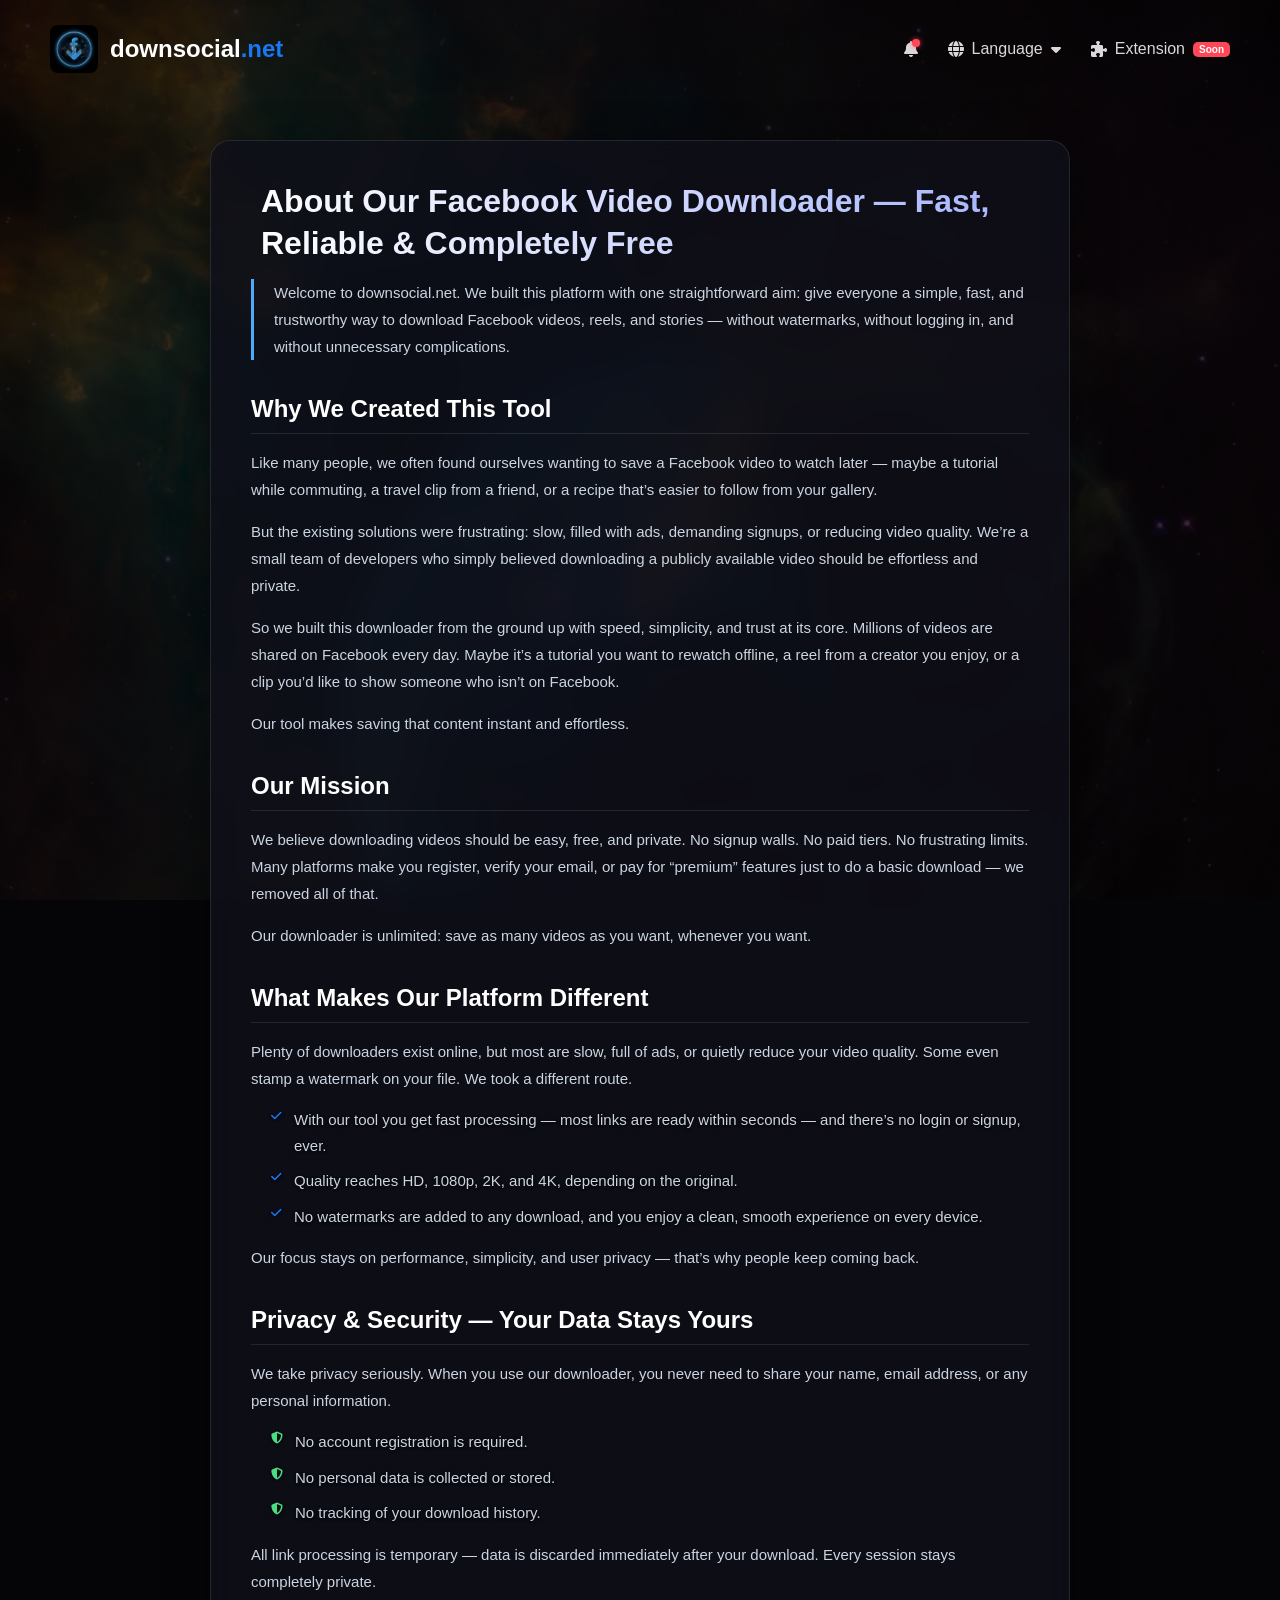
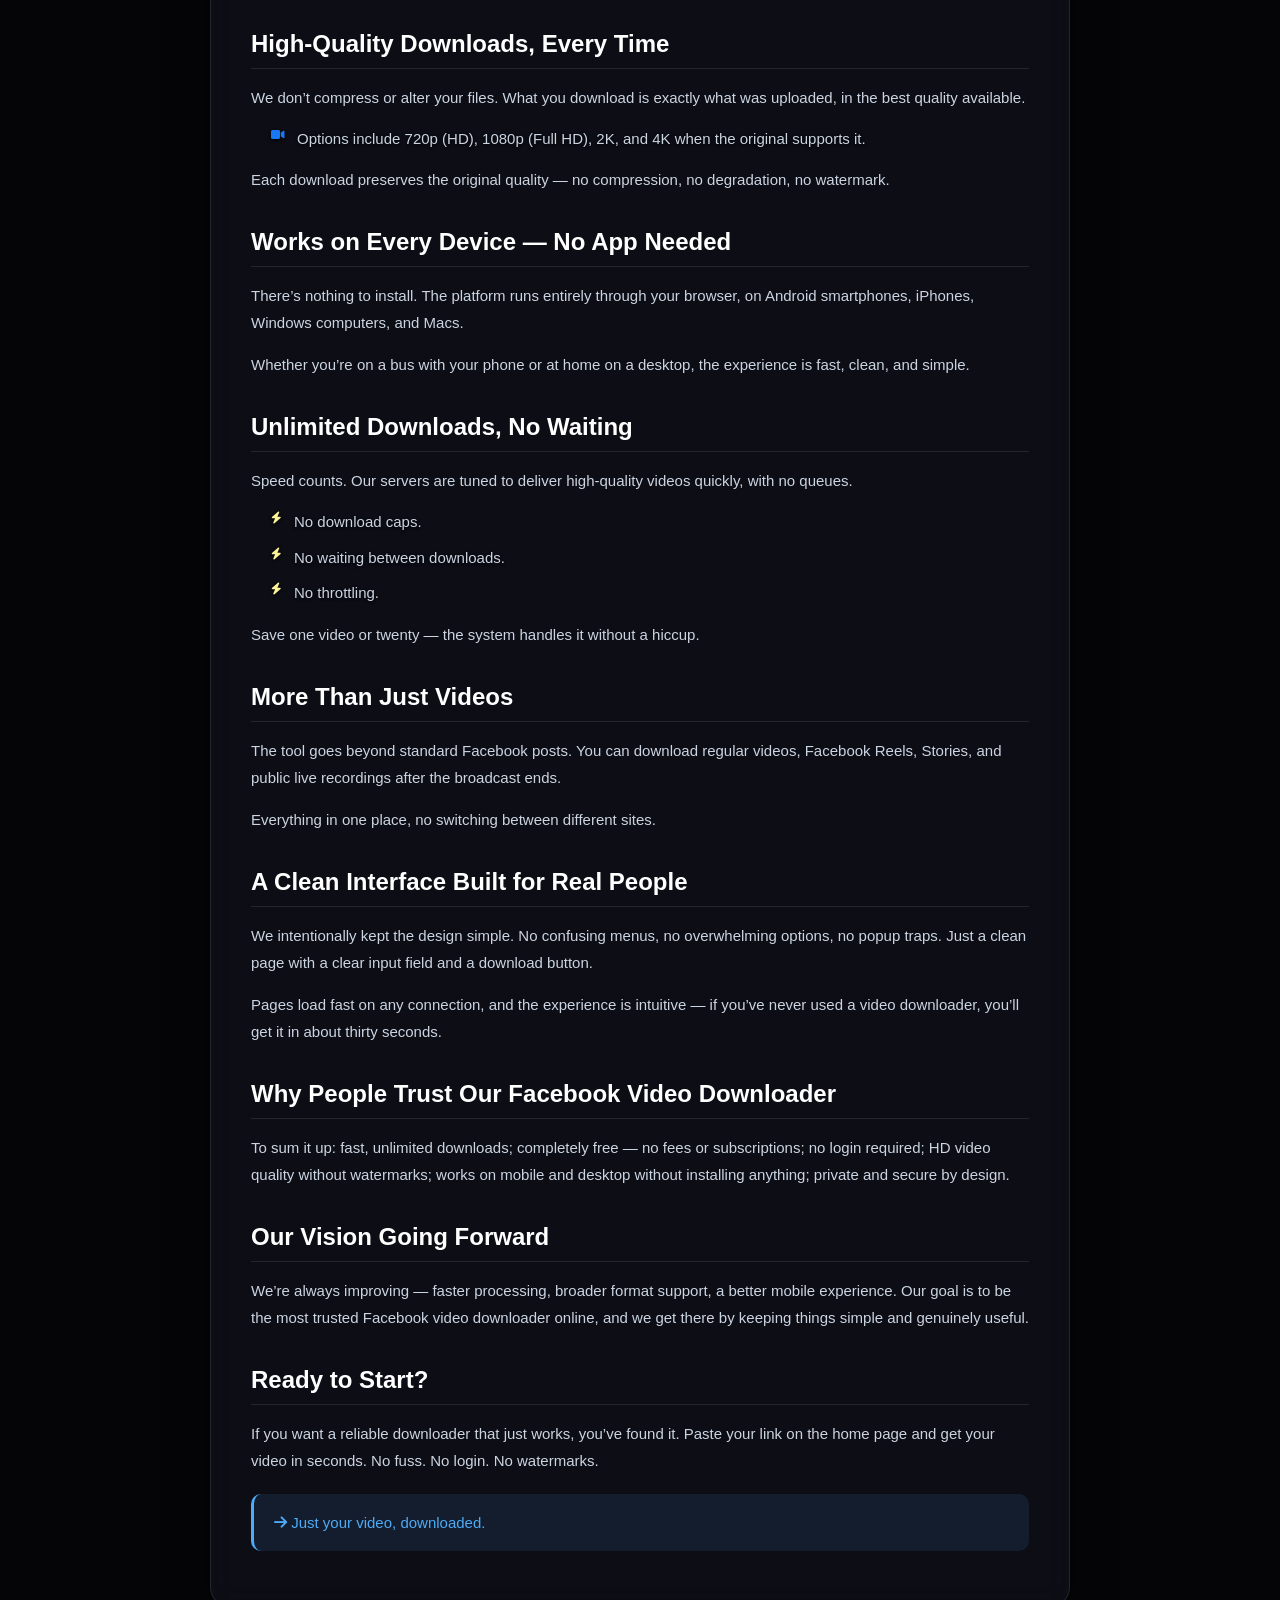
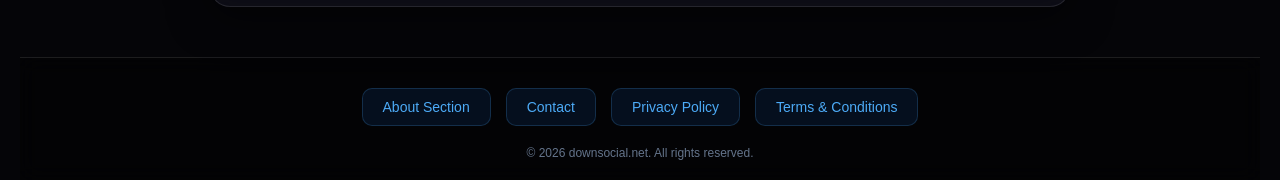
<file: downsocial/frontend/about.html>
<!DOCTYPE html>
<html lang="en">
<head>
    <meta charset="UTF-8">
    <meta name="viewport" content="width=device-width, initial-scale=1.0">
    <title>About Us - Facebook Video Downloader HD | Fast, Secure & Free</title>
    <meta name="description" content="Learn about our mission to provide the best Facebook video downloader. Fast, secure, and free HD video downloads without watermark. Download Facebook videos, reels, and stories easily.">
    <meta name="keywords" content="about facebook video downloader, video downloader information, download facebook videos free, secure video downloader">
    <link rel="icon" type="image/webp" href="icon.webp">
    <link rel="stylesheet" href="https://cdnjs.cloudflare.com/ajax/libs/font-awesome/6.5.2/css/all.min.css">
    <link rel="stylesheet" href="style.css">
</head>
<body>

<nav class="top-nav desktop-nav">
    <a href="https://downsocial.net" class="nav-brand"><img src="icon.webp" alt="Facebook Video Downloader Logo"><span>downsocial<span class="domain-ext">.net</span></span></a>
    
    <ul class="nav-links">
        <li class="dropdown notification-wrapper">
            <a href="#" id="desktopNotifToggle" class="bell-icon">
                <i class="fas fa-bell"></i>
                <span class="notif-dot"></span> 
            </a>
            
            <div class="notification-panel" id="desktopNotifPanel">
                <div class="notif-header">
                    <h4>Notifications</h4>
                    <span class="badge">1 New</span>
                </div>
                <div class="notif-body">
                    <div class="notif-item expandable-notif">
                        <div class="notif-title-row">
                            <div class="notif-icon"><i class="fas fa-puzzle-piece"></i></div>
                            <div class="notif-info">
                                <h5>Browser Extension Coming Soon! 🚀</h5>
                                <p class="notif-time">Just now</p>
                            </div>
                            <i class="fas fa-chevron-down notif-chevron"></i>
                        </div>
                        <div class="notif-content">
                            <p>We are thrilled to announce that our official <strong>downsocial.net Browser Extension</strong> is currently in development!</p>
                            <p><strong>Why do you need it?</strong><br>
                                ✔ Download videos directly from Facebook, Instagram, and Threads without copying and pasting links.<br>
                                ✔ A dedicated download button will appear below every video on your feed.<br>
                                ✔ 1-Click HD downloads right from your browser.</p>
                            <p>Stay tuned! It will be available for Chrome, Edge, and Firefox very soon.</p>
                        </div>
                    </div>
                </div>
            </div>
        </li>

        <li class="dropdown">
            <a href="#" id="desktopLangToggle"><i class="fas fa-globe"></i> <span data-key="langBtn">Language</span> <i class="fas fa-caret-down"></i></a>
            <ul class="dropdown-menu" id="desktopLangMenu">
                <li><a href="#" onclick="changeLanguage('en')">English</a></li>
                <li><a href="#" onclick="changeLanguage('es')">Español (Spanish)</a></li>
                <li><a href="#" onclick="changeLanguage('fr')">Français (French)</a></li>
                <li><a href="#" onclick="changeLanguage('hi')">हिन्दी (Hindi)</a></li>
                <li><a href="#" onclick="changeLanguage('ar')">العربية (Arabic)</a></li>
                <li><a href="#" onclick="changeLanguage('pt')">Português (Portuguese)</a></li>
                <li><a href="#" onclick="changeLanguage('bn')">বাংলা (Bengali)</a></li>
                <li><a href="#" onclick="changeLanguage('ru')">Русский (Russian)</a></li>
                <li><a href="#" onclick="changeLanguage('id')">Bahasa Indonesia</a></li>
                <li><a href="#" onclick="changeLanguage('zh')">中文 (Chinese)</a></li>
            </ul>
        </li>
        <li><a href="#"><i class="fas fa-puzzle-piece"></i> <span data-key="extBtn">Extension</span> <span class="soon-badge" data-key="soonBadge">Soon</span></a></li>
    </ul>
</nav>

<div class="mobile-top-bar mobile-nav">
    <div class="menu-icon" id="menuIcon"><i class="fas fa-bars"></i></div>
    <a href="https://downsocial.net" class="nav-brand"><img src="icon.webp" alt="Facebook Downloader Logo"><span>downsocial<span class="domain-ext">.net</span></span></a>
    
    <div class="mobile-bell notification-wrapper">
        <a href="#" id="mobileNotifToggle" class="bell-icon">
            <i class="fas fa-bell"></i>
            <span class="notif-dot"></span>
        </a>
        
        <div class="notification-panel" id="mobileNotifPanel">
            <div class="notif-header">
                <h4>Notifications</h4>
                <span class="badge">1 New</span>
            </div>
            <div class="notif-body">
                <div class="notif-item expandable-notif">
                    <div class="notif-title-row">
                        <div class="notif-icon"><i class="fas fa-puzzle-piece"></i></div>
                        <div class="notif-info">
                            <h5>Browser Extension Coming Soon! 🚀</h5>
                            <p class="notif-time">Just now</p>
                        </div>
                        <i class="fas fa-chevron-down notif-chevron"></i>
                    </div>
                    <div class="notif-content">
                        <p>We are thrilled to announce that our official <strong>downsocial.net Browser Extension</strong> is currently in development!</p>
                        <p><strong>Why do you need it?</strong><br>
                            ✔ Download videos directly without copying links.<br>
                            ✔ A download button will appear below every video.<br>
                            ✔ 1-Click HD downloads right from your browser.</p>
                        <p>Stay tuned! Coming to Chrome, Edge, and Firefox.</p>
                    </div>
                </div>
            </div>
        </div>
    </div>
</div>

<div class="sidebar mobile-nav" id="sidebar">
    <div class="close-btn" id="closeBtn"><i class="fas fa-times"></i></div>
    <ul class="menu-links" style="margin-top: 60px;">
        <li><a href="index.html"><i class="fas fa-home"></i> <span data-key="homeBtn">Home</span></a></li>
        <li class="dropdown">
            <a href="#" id="mobileLangToggle"><i class="fas fa-globe"></i> <span data-key="langBtn">Language</span> <i class="fas fa-caret-down" style="margin-left:auto;"></i></a>
            <ul class="dropdown-menu-mobile" id="mobileLangMenu">
                <li><a href="#" onclick="changeLanguage('en')">English</a></li>
                <li><a href="#" onclick="changeLanguage('es')">Español (Spanish)</a></li>
                <li><a href="#" onclick="changeLanguage('fr')">Français (French)</a></li>
                <li><a href="#" onclick="changeLanguage('hi')">हिन्दी (Hindi)</a></li>
                <li><a href="#" onclick="changeLanguage('ar')">العربية (Arabic)</a></li>
                <li><a href="#" onclick="changeLanguage('pt')">Português (Portuguese)</a></li>
                <li><a href="#" onclick="changeLanguage('bn')">বাংলা (Bengali)</a></li>
                <li><a href="#" onclick="changeLanguage('ru')">Русский (Russian)</a></li>
                <li><a href="#" onclick="changeLanguage('id')">Bahasa Indonesia</a></li>
                <li><a href="#" onclick="changeLanguage('zh')">中文 (Chinese)</a></li>
            </ul>
        </li>
        <li><a href="#"><i class="fas fa-puzzle-piece"></i> <span data-key="extBtn">Extension</span> <span class="soon-badge" data-key="soonBadge" style="margin-left: 10px;">Soon</span></a></li>
    </ul>
</div>

<div class="page-content-wrapper">
    <div class="article-container">
        <h1>About Our Facebook Video Downloader — Fast, Reliable & Completely Free</h1>
        <p class="article-intro">Welcome to downsocial.net. We built this platform with one straightforward aim: give everyone a simple, fast, and trustworthy way to download Facebook videos, reels, and stories — without watermarks, without logging in, and without unnecessary complications.</p>

        <h2>Why We Created This Tool</h2>
        <p>Like many people, we often found ourselves wanting to save a Facebook video to watch later — maybe a tutorial while commuting, a travel clip from a friend, or a recipe that’s easier to follow from your gallery.</p>
        <p>But the existing solutions were frustrating: slow, filled with ads, demanding signups, or reducing video quality. We’re a small team of developers who simply believed downloading a publicly available video should be effortless and private.</p>
        <p>So we built this downloader from the ground up with speed, simplicity, and trust at its core. Millions of videos are shared on Facebook every day. Maybe it’s a tutorial you want to rewatch offline, a reel from a creator you enjoy, or a clip you’d like to show someone who isn’t on Facebook.</p>
        <p>Our tool makes saving that content instant and effortless.</p>

        <h2>Our Mission</h2>
        <p>We believe downloading videos should be easy, free, and private. No signup walls. No paid tiers. No frustrating limits. Many platforms make you register, verify your email, or pay for “premium” features just to do a basic download — we removed all of that.</p>
        <p>Our downloader is unlimited: save as many videos as you want, whenever you want.</p>

        <h2>What Makes Our Platform Different</h2>
        <p>Plenty of downloaders exist online, but most are slow, full of ads, or quietly reduce your video quality. Some even stamp a watermark on your file. We took a different route.</p>
        <ul class="seo-list">
            <li><i class="fas fa-check"></i> With our tool you get fast processing — most links are ready within seconds — and there’s no login or signup, ever.</li>
            <li><i class="fas fa-check"></i> Quality reaches HD, 1080p, 2K, and 4K, depending on the original.</li>
            <li><i class="fas fa-check"></i> No watermarks are added to any download, and you enjoy a clean, smooth experience on every device.</li>
        </ul>
        <p>Our focus stays on performance, simplicity, and user privacy — that’s why people keep coming back.</p>

        <h2>Privacy & Security — Your Data Stays Yours</h2>
        <p>We take privacy seriously. When you use our downloader, you never need to share your name, email address, or any personal information.</p>
        <ul class="seo-list">
            <li><i class="fas fa-shield-alt" style="color: #4ade80;"></i> No account registration is required.</li>
            <li><i class="fas fa-shield-alt" style="color: #4ade80;"></i> No personal data is collected or stored.</li>
            <li><i class="fas fa-shield-alt" style="color: #4ade80;"></i> No tracking of your download history.</li>
        </ul>
        <p>All link processing is temporary — data is discarded immediately after your download. Every session stays completely private.</p>

        <h2>High-Quality Downloads, Every Time</h2>
        <p>We don’t compress or alter your files. What you download is exactly what was uploaded, in the best quality available.</p>
        <ul class="seo-list">
            <li><i class="fas fa-video"></i> Options include 720p (HD), 1080p (Full HD), 2K, and 4K when the original supports it.</li>
        </ul>
        <p>Each download preserves the original quality — no compression, no degradation, no watermark.</p>

        <h2>Works on Every Device — No App Needed</h2>
        <p>There’s nothing to install. The platform runs entirely through your browser, on Android smartphones, iPhones, Windows computers, and Macs.</p>
        <p>Whether you’re on a bus with your phone or at home on a desktop, the experience is fast, clean, and simple.</p>

        <h2>Unlimited Downloads, No Waiting</h2>
        <p>Speed counts. Our servers are tuned to deliver high-quality videos quickly, with no queues.</p>
        <ul class="seo-list">
            <li><i class="fas fa-bolt" style="color: #fdf497;"></i> No download caps.</li>
            <li><i class="fas fa-bolt" style="color: #fdf497;"></i> No waiting between downloads.</li>
            <li><i class="fas fa-bolt" style="color: #fdf497;"></i> No throttling.</li>
        </ul>
        <p>Save one video or twenty — the system handles it without a hiccup.</p>

        <h2>More Than Just Videos</h2>
        <p>The tool goes beyond standard Facebook posts. You can download regular videos, Facebook Reels, Stories, and public live recordings after the broadcast ends.</p>
        <p>Everything in one place, no switching between different sites.</p>

        <h2>A Clean Interface Built for Real People</h2>
        <p>We intentionally kept the design simple. No confusing menus, no overwhelming options, no popup traps. Just a clean page with a clear input field and a download button.</p>
        <p>Pages load fast on any connection, and the experience is intuitive — if you’ve never used a video downloader, you’ll get it in about thirty seconds.</p>

        <h2>Why People Trust Our Facebook Video Downloader</h2>
        <p>To sum it up: fast, unlimited downloads; completely free — no fees or subscriptions; no login required; HD video quality without watermarks; works on mobile and desktop without installing anything; private and secure by design.</p>

        <h2>Our Vision Going Forward</h2>
        <p>We’re always improving — faster processing, broader format support, a better mobile experience. Our goal is to be the most trusted Facebook video downloader online, and we get there by keeping things simple and genuinely useful.</p>

        <h2>Ready to Start?</h2>
        <p>If you want a reliable downloader that just works, you’ve found it. Paste your link on the home page and get your video in seconds. No fuss. No login. No watermarks.</p>
        <p class="highlight-text" style="color: #4dabf7;"><i class="fas fa-arrow-right"></i> Just your video, downloaded.</p>
    </div>
</div>

<footer class="main-footer">
    <div class="footer-links">
        <a href="about.html" class="footer-btn" data-key="footerAbout">About Section</a>
        <a href="mailto:fbcostumer.service.net@gmail.com" class="footer-btn" data-key="footerContact">Contact</a>
        <a href="privacy.html" class="footer-btn" data-key="footerPrivacy">Privacy Policy</a>
        <a href="terms.html" class="footer-btn" data-key="footerTerms">Terms & Conditions</a>
    </div>
    <div class="footer-copyright" data-key="copyright">
        &copy; 2026 downsocial.net. All rights reserved.
    </div>
</footer>

<script src="script.js"></script>
</body>
</html>
</file>
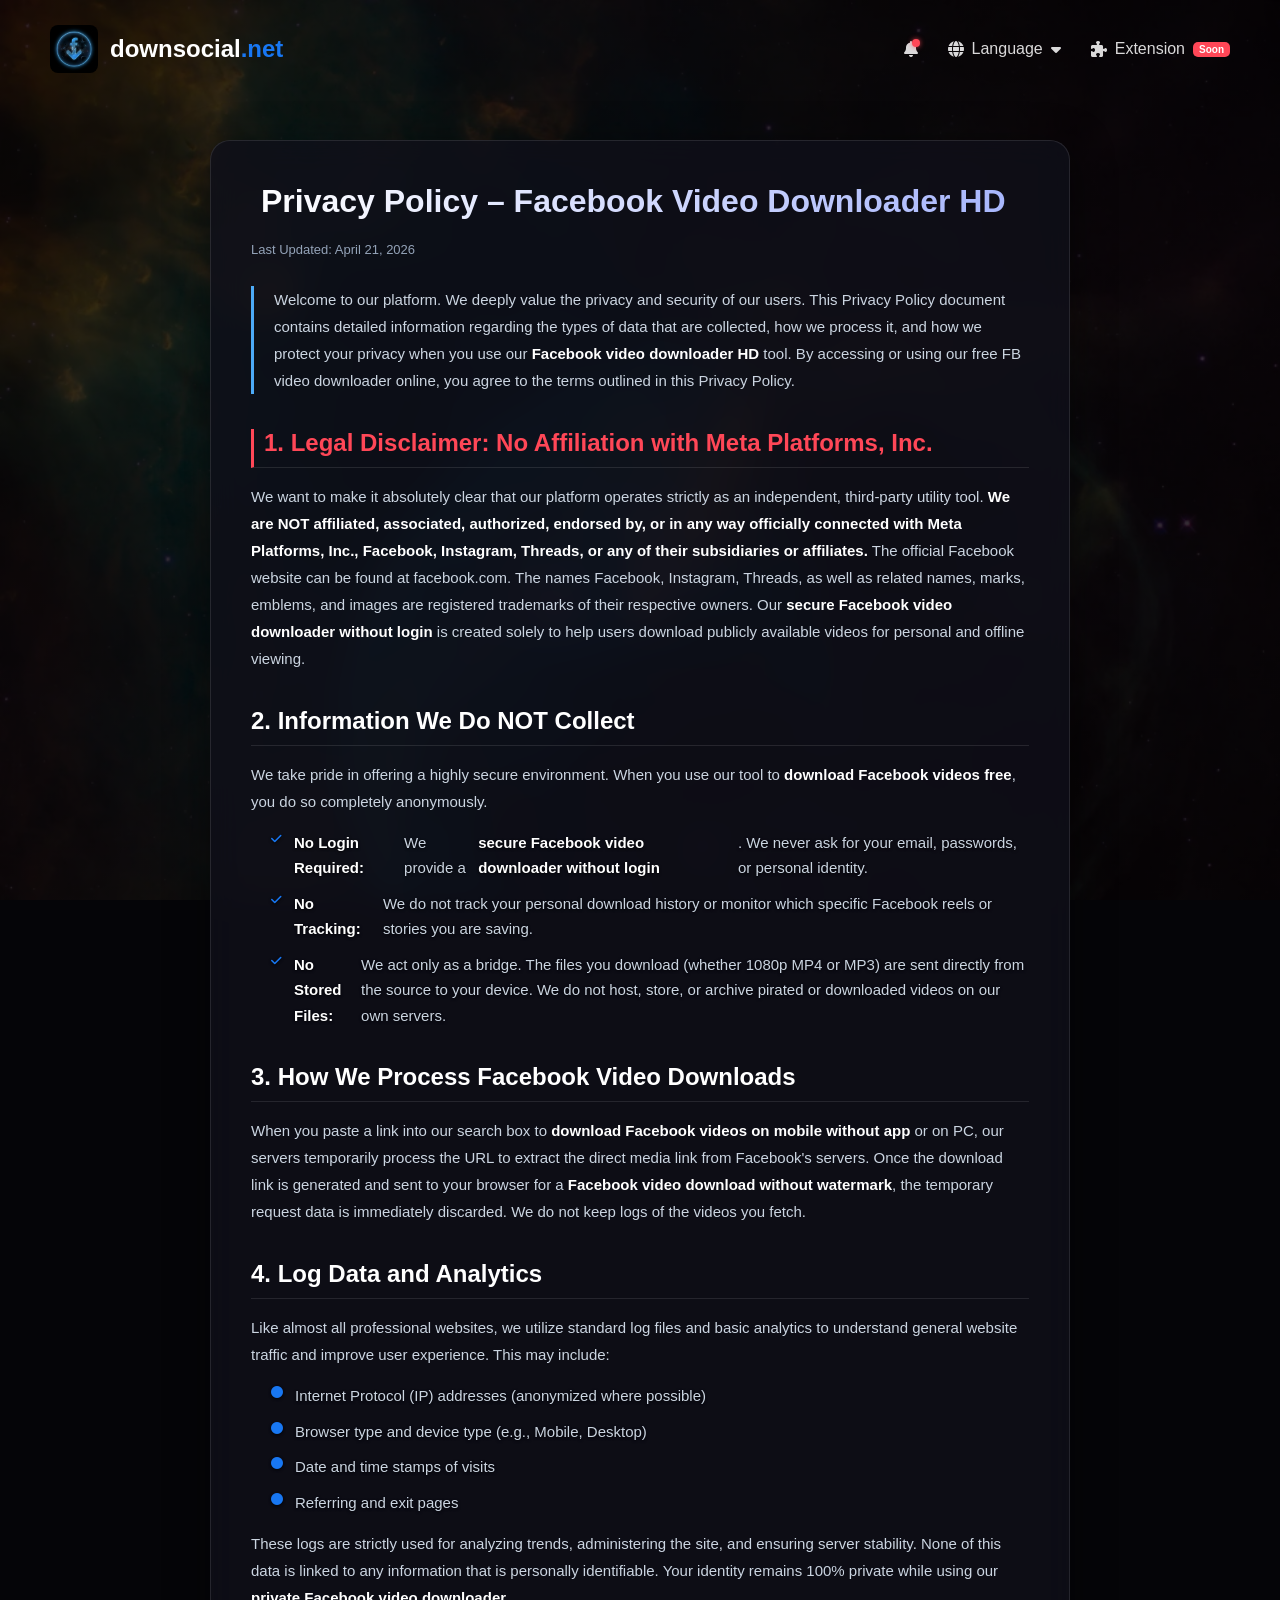
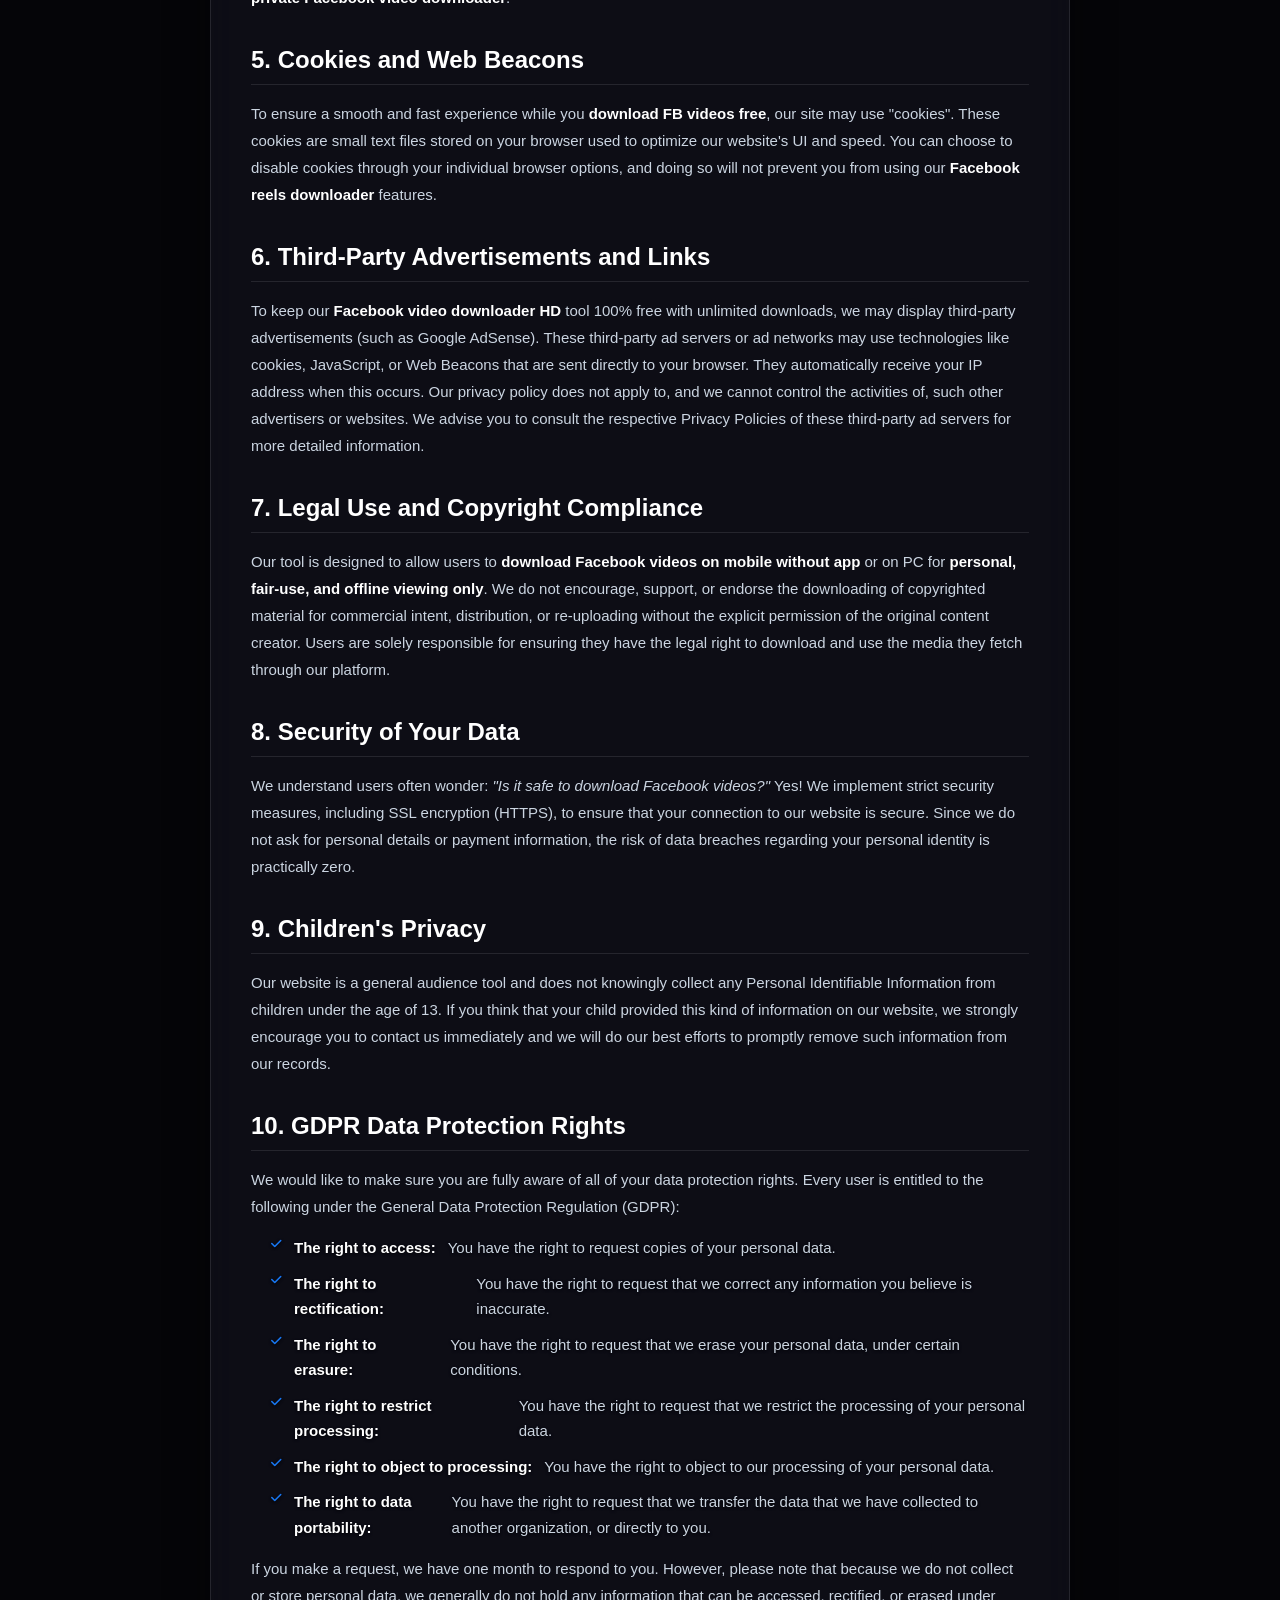
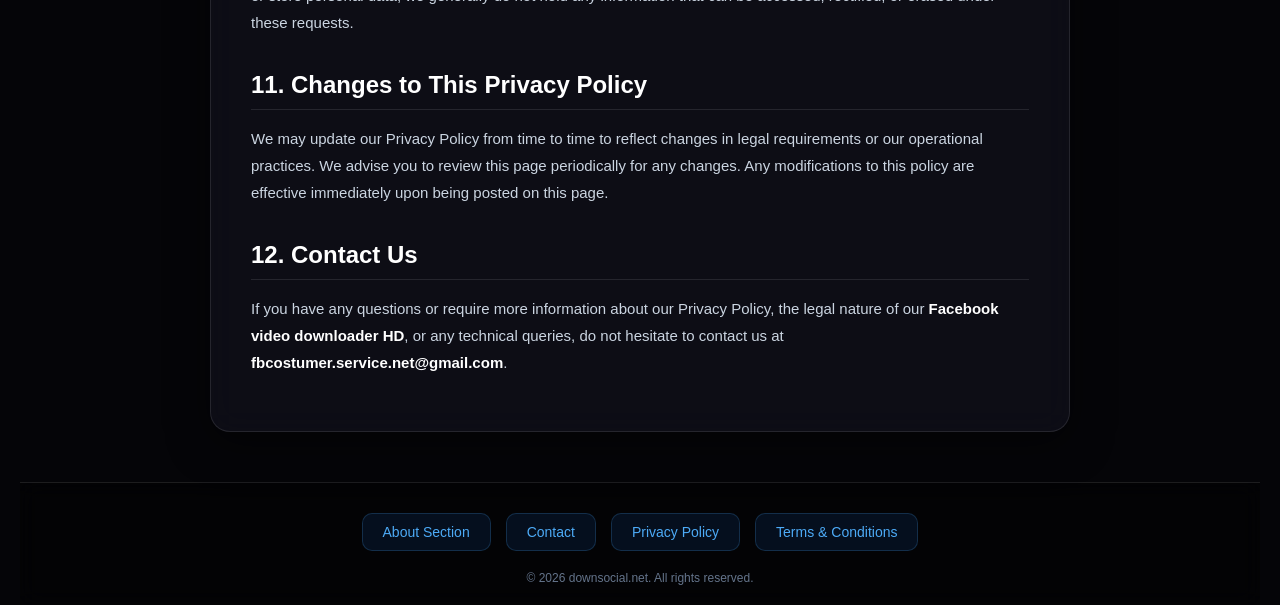
<file: downsocial/frontend/privacy.html>
<!DOCTYPE html>
<html lang="en">
<head>
    <meta charset="UTF-8">
    <meta name="viewport" content="width=device-width, initial-scale=1.0">
    <title>Privacy Policy - Facebook Video Downloader HD | Safe & Secure</title>
    <meta name="description" content="Read our privacy policy to understand how we protect your data. Our Facebook video downloader ensures complete privacy with no login required and no data tracking.">
    <meta name="keywords" content="privacy policy, facebook video downloader privacy, secure downloads, no data tracking, safe video downloader">
    
    <link rel="preconnect" href="https://cdnjs.cloudflare.com" crossorigin>
    <link rel="preload" as="image" href="space-bg.webp">
    
    <link rel="icon" type="image/webp" href="icon.webp">
    <link rel="stylesheet" href="https://cdnjs.cloudflare.com/ajax/libs/font-awesome/6.5.2/css/all.min.css">
    <link rel="stylesheet" href="style.css">
</head>
<body>

<nav class="top-nav desktop-nav">
    <a href="https://downsocial.net" class="nav-brand"><img src="icon.webp" alt="Facebook Video Downloader Logo" width="48" height="48" fetchpriority="high"><span>downsocial<span class="domain-ext">.net</span></span></a>
    
    <ul class="nav-links">
        <li class="dropdown notification-wrapper">
            <a href="#" id="desktopNotifToggle" class="bell-icon">
                <i class="fas fa-bell"></i>
                <span class="notif-dot"></span> 
            </a>
            
            <div class="notification-panel" id="desktopNotifPanel">
                <div class="notif-header">
                    <h4>Notifications</h4>
                    <span class="badge">1 New</span>
                </div>
                <div class="notif-body">
                    <div class="notif-item expandable-notif">
                        <div class="notif-title-row">
                            <div class="notif-icon"><i class="fas fa-puzzle-piece"></i></div>
                            <div class="notif-info">
                                <h5>Browser Extension Coming Soon! 🚀</h5>
                                <p class="notif-time">Just now</p>
                            </div>
                            <i class="fas fa-chevron-down notif-chevron"></i>
                        </div>
                        <div class="notif-content">
                            <p>We are thrilled to announce that our official <strong>downsocial.net Browser Extension</strong> is currently in development!</p>
                            <p><strong>Why do you need it?</strong><br>
                                ✔ Download videos directly from Facebook, Instagram, and Threads without copying and pasting links.<br>
                                ✔ A dedicated download button will appear below every video on your feed.<br>
                                ✔ 1-Click HD downloads right from your browser.</p>
                            <p>Stay tuned! It will be available for Chrome, Edge, and Firefox very soon.</p>
                        </div>
                    </div>
                </div>
            </div>
        </li>

        <li class="dropdown">
            <a href="#" id="desktopLangToggle"><i class="fas fa-globe"></i> <span data-key="langBtn">Language</span> <i class="fas fa-caret-down"></i></a>
            <ul class="dropdown-menu" id="desktopLangMenu">
                <li><a href="#" onclick="changeLanguage('en')">English</a></li>
                <li><a href="#" onclick="changeLanguage('es')">Español (Spanish)</a></li>
                <li><a href="#" onclick="changeLanguage('fr')">Français (French)</a></li>
                <li><a href="#" onclick="changeLanguage('hi')">हिन्दी (Hindi)</a></li>
                <li><a href="#" onclick="changeLanguage('ar')">العربية (Arabic)</a></li>
                <li><a href="#" onclick="changeLanguage('pt')">Português (Portuguese)</a></li>
                <li><a href="#" onclick="changeLanguage('bn')">বাংলা (Bengali)</a></li>
                <li><a href="#" onclick="changeLanguage('ru')">Русский (Russian)</a></li>
                <li><a href="#" onclick="changeLanguage('id')">Bahasa Indonesia</a></li>
                <li><a href="#" onclick="changeLanguage('zh')">中文 (Chinese)</a></li>
            </ul>
        </li>
        <li><a href="#"><i class="fas fa-puzzle-piece"></i> <span data-key="extBtn">Extension</span> <span class="soon-badge" data-key="soonBadge">Soon</span></a></li>
    </ul>
</nav>

<div class="mobile-top-bar mobile-nav">
    <div class="menu-icon" id="menuIcon"><i class="fas fa-bars"></i></div>
    <a href="https://downsocial.net" class="nav-brand"><img src="icon.webp" alt="Facebook Downloader Logo" width="40" height="40" fetchpriority="high"><span>downsocial<span class="domain-ext">.net</span></span></a>
    
    <div class="mobile-bell notification-wrapper">
        <a href="#" id="mobileNotifToggle" class="bell-icon">
            <i class="fas fa-bell"></i>
            <span class="notif-dot"></span>
        </a>
        
        <div class="notification-panel" id="mobileNotifPanel">
            <div class="notif-header">
                <h4>Notifications</h4>
                <span class="badge">1 New</span>
            </div>
            <div class="notif-body">
                <div class="notif-item expandable-notif">
                    <div class="notif-title-row">
                        <div class="notif-icon"><i class="fas fa-puzzle-piece"></i></div>
                        <div class="notif-info">
                            <h5>Browser Extension Coming Soon! 🚀</h5>
                            <p class="notif-time">Just now</p>
                        </div>
                        <i class="fas fa-chevron-down notif-chevron"></i>
                    </div>
                    <div class="notif-content">
                        <p>We are thrilled to announce that our official <strong>downsocial.net Browser Extension</strong> is currently in development!</p>
                        <p><strong>Why do you need it?</strong><br>
                            ✔ Download videos directly without copying links.<br>
                            ✔ A download button will appear below every video.<br>
                            ✔ 1-Click HD downloads right from your browser.</p>
                        <p>Stay tuned! Coming to Chrome, Edge, and Firefox.</p>
                    </div>
                </div>
            </div>
        </div>
    </div>
</div>

<div class="sidebar" id="sidebar">
    <div class="close-btn" id="closeBtn"><i class="fas fa-times"></i></div>
    <ul class="menu-links" style="margin-top: 60px;">
        <li><a href="index.html"><i class="fas fa-home"></i> <span data-key="homeBtn">Home</span></a></li>
        <li class="dropdown">
            <a href="#" id="mobileLangToggle"><i class="fas fa-globe"></i> <span data-key="langBtn">Language</span> <i class="fas fa-caret-down" style="margin-left:auto;"></i></a>
            <ul class="dropdown-menu-mobile" id="mobileLangMenu">
                <li><a href="#" onclick="changeLanguage('en')">English</a></li>
                <li><a href="#" onclick="changeLanguage('es')">Español (Spanish)</a></li>
                <li><a href="#" onclick="changeLanguage('fr')">Français (French)</a></li>
                <li><a href="#" onclick="changeLanguage('hi')">हिन्दी (Hindi)</a></li>
                <li><a href="#" onclick="changeLanguage('ar')">العربية (Arabic)</a></li>
                <li><a href="#" onclick="changeLanguage('pt')">Português (Portuguese)</a></li>
                <li><a href="#" onclick="changeLanguage('bn')">বাংলা (Bengali)</a></li>
                <li><a href="#" onclick="changeLanguage('ru')">Русский (Russian)</a></li>
                <li><a href="#" onclick="changeLanguage('id')">Bahasa Indonesia</a></li>
                <li><a href="#" onclick="changeLanguage('zh')">中文 (Chinese)</a></li>
            </ul>
        </li>
        <li><a href="#"><i class="fas fa-puzzle-piece"></i> <span data-key="extBtn">Extension</span> <span class="soon-badge" data-key="soonBadge" style="margin-left: 10px;">Soon</span></a></li>
    </ul>
</div>

<div class="page-content-wrapper">
    <div class="article-container">
        <h1>Privacy Policy – Facebook Video Downloader HD</h1>
        <p style="font-size: 13px; color: #94a3b8; margin-bottom: 25px;">Last Updated: April 21, 2026</p>
        <p class="article-intro">Welcome to our platform. We deeply value the privacy and security of our users. This Privacy Policy document contains detailed information regarding the types of data that are collected, how we process it, and how we protect your privacy when you use our <strong>Facebook video downloader HD</strong> tool. By accessing or using our free FB video downloader online, you agree to the terms outlined in this Privacy Policy.</p>

        <h2 style="color: #ff4757; border-left: 3px solid #ff4757; padding-left: 10px;">1. Legal Disclaimer: No Affiliation with Meta Platforms, Inc.</h2>
        <p>We want to make it absolutely clear that our platform operates strictly as an independent, third-party utility tool. <strong>We are NOT affiliated, associated, authorized, endorsed by, or in any way officially connected with Meta Platforms, Inc., Facebook, Instagram, Threads, or any of their subsidiaries or affiliates.</strong> The official Facebook website can be found at facebook.com. The names Facebook, Instagram, Threads, as well as related names, marks, emblems, and images are registered trademarks of their respective owners. Our <strong>secure Facebook video downloader without login</strong> is created solely to help users download publicly available videos for personal and offline viewing.</p>

        <h2>2. Information We Do NOT Collect</h2>
        <p>We take pride in offering a highly secure environment. When you use our tool to <strong>download Facebook videos free</strong>, you do so completely anonymously.</p>
        <ul class="seo-list">
            <li><i class="fas fa-check"></i> <strong>No Login Required:</strong> We provide a <strong>secure Facebook video downloader without login</strong>. We never ask for your email, passwords, or personal identity.</li>
            <li><i class="fas fa-check"></i> <strong>No Tracking:</strong> We do not track your personal download history or monitor which specific Facebook reels or stories you are saving.</li>
            <li><i class="fas fa-check"></i> <strong>No Stored Files:</strong> We act only as a bridge. The files you download (whether 1080p MP4 or MP3) are sent directly from the source to your device. We do not host, store, or archive pirated or downloaded videos on our own servers.</li>
        </ul>

        <h2>3. How We Process Facebook Video Downloads</h2>
        <p>When you paste a link into our search box to <strong>download Facebook videos on mobile without app</strong> or on PC, our servers temporarily process the URL to extract the direct media link from Facebook's servers. Once the download link is generated and sent to your browser for a <strong>Facebook video download without watermark</strong>, the temporary request data is immediately discarded. We do not keep logs of the videos you fetch.</p>

        <h2>4. Log Data and Analytics</h2>
        <p>Like almost all professional websites, we utilize standard log files and basic analytics to understand general website traffic and improve user experience. This may include:</p>
        <ul class="seo-list">
            <li><i class="fas fa-circle"></i> Internet Protocol (IP) addresses (anonymized where possible)</li>
            <li><i class="fas fa-circle"></i> Browser type and device type (e.g., Mobile, Desktop)</li>
            <li><i class="fas fa-circle"></i> Date and time stamps of visits</li>
            <li><i class="fas fa-circle"></i> Referring and exit pages</li>
        </ul>
        <p>These logs are strictly used for analyzing trends, administering the site, and ensuring server stability. None of this data is linked to any information that is personally identifiable. Your identity remains 100% private while using our <strong>private Facebook video downloader</strong>.</p>

        <h2>5. Cookies and Web Beacons</h2>
        <p>To ensure a smooth and fast experience while you <strong>download FB videos free</strong>, our site may use "cookies". These cookies are small text files stored on your browser used to optimize our website's UI and speed. You can choose to disable cookies through your individual browser options, and doing so will not prevent you from using our <strong>Facebook reels downloader</strong> features.</p>

        <h2>6. Third-Party Advertisements and Links</h2>
        <p>To keep our <strong>Facebook video downloader HD</strong> tool 100% free with unlimited downloads, we may display third-party advertisements (such as Google AdSense). These third-party ad servers or ad networks may use technologies like cookies, JavaScript, or Web Beacons that are sent directly to your browser. They automatically receive your IP address when this occurs. Our privacy policy does not apply to, and we cannot control the activities of, such other advertisers or websites. We advise you to consult the respective Privacy Policies of these third-party ad servers for more detailed information.</p>

        <h2>7. Legal Use and Copyright Compliance</h2>
        <p>Our tool is designed to allow users to <strong>download Facebook videos on mobile without app</strong> or on PC for <strong>personal, fair-use, and offline viewing only</strong>. We do not encourage, support, or endorse the downloading of copyrighted material for commercial intent, distribution, or re-uploading without the explicit permission of the original content creator. Users are solely responsible for ensuring they have the legal right to download and use the media they fetch through our platform.</p>

        <h2>8. Security of Your Data</h2>
        <p>We understand users often wonder: <em>"Is it safe to download Facebook videos?"</em> Yes! We implement strict security measures, including SSL encryption (HTTPS), to ensure that your connection to our website is secure. Since we do not ask for personal details or payment information, the risk of data breaches regarding your personal identity is practically zero.</p>

        <h2>9. Children's Privacy</h2>
        <p>Our website is a general audience tool and does not knowingly collect any Personal Identifiable Information from children under the age of 13. If you think that your child provided this kind of information on our website, we strongly encourage you to contact us immediately and we will do our best efforts to promptly remove such information from our records.</p>
        
        <h2>10. GDPR Data Protection Rights</h2>
        <p>We would like to make sure you are fully aware of all of your data protection rights. Every user is entitled to the following under the General Data Protection Regulation (GDPR):</p>
        <ul class="seo-list">
            <li><i class="fas fa-check"></i> <strong>The right to access:</strong> You have the right to request copies of your personal data.</li>
            <li><i class="fas fa-check"></i> <strong>The right to rectification:</strong> You have the right to request that we correct any information you believe is inaccurate.</li>
            <li><i class="fas fa-check"></i> <strong>The right to erasure:</strong> You have the right to request that we erase your personal data, under certain conditions.</li>
            <li><i class="fas fa-check"></i> <strong>The right to restrict processing:</strong> You have the right to request that we restrict the processing of your personal data.</li>
            <li><i class="fas fa-check"></i> <strong>The right to object to processing:</strong> You have the right to object to our processing of your personal data.</li>
            <li><i class="fas fa-check"></i> <strong>The right to data portability:</strong> You have the right to request that we transfer the data that we have collected to another organization, or directly to you.</li>
        </ul>
        <p>If you make a request, we have one month to respond to you. However, please note that because we do not collect or store personal data, we generally do not hold any information that can be accessed, rectified, or erased under these requests.</p>

        <h2>11. Changes to This Privacy Policy</h2>
        <p>We may update our Privacy Policy from time to time to reflect changes in legal requirements or our operational practices. We advise you to review this page periodically for any changes. Any modifications to this policy are effective immediately upon being posted on this page.</p>

        <h2>12. Contact Us</h2>
        <p>If you have any questions or require more information about our Privacy Policy, the legal nature of our <strong>Facebook video downloader HD</strong>, or any technical queries, do not hesitate to contact us at <strong>fbcostumer.service.net@gmail.com</strong>.</p>
    </div>
</div>

<footer class="main-footer">
    <div class="footer-links">
        <a href="about.html" class="footer-btn" data-key="footerAbout">About Section</a>
        <a href="mailto:fbcostumer.service.net@gmail.com" class="footer-btn" data-key="footerContact">Contact</a>
        <a href="privacy.html" class="footer-btn" data-key="footerPrivacy">Privacy Policy</a>
        <a href="terms.html" class="footer-btn" data-key="footerTerms">Terms & Conditions</a>
    </div>
    <div class="footer-copyright" data-key="copyright">
        &copy; 2026 downsocial.net. All rights reserved.
    </div>
</footer>

<script src="script.js" defer></script>
</body>
</html>
</file>
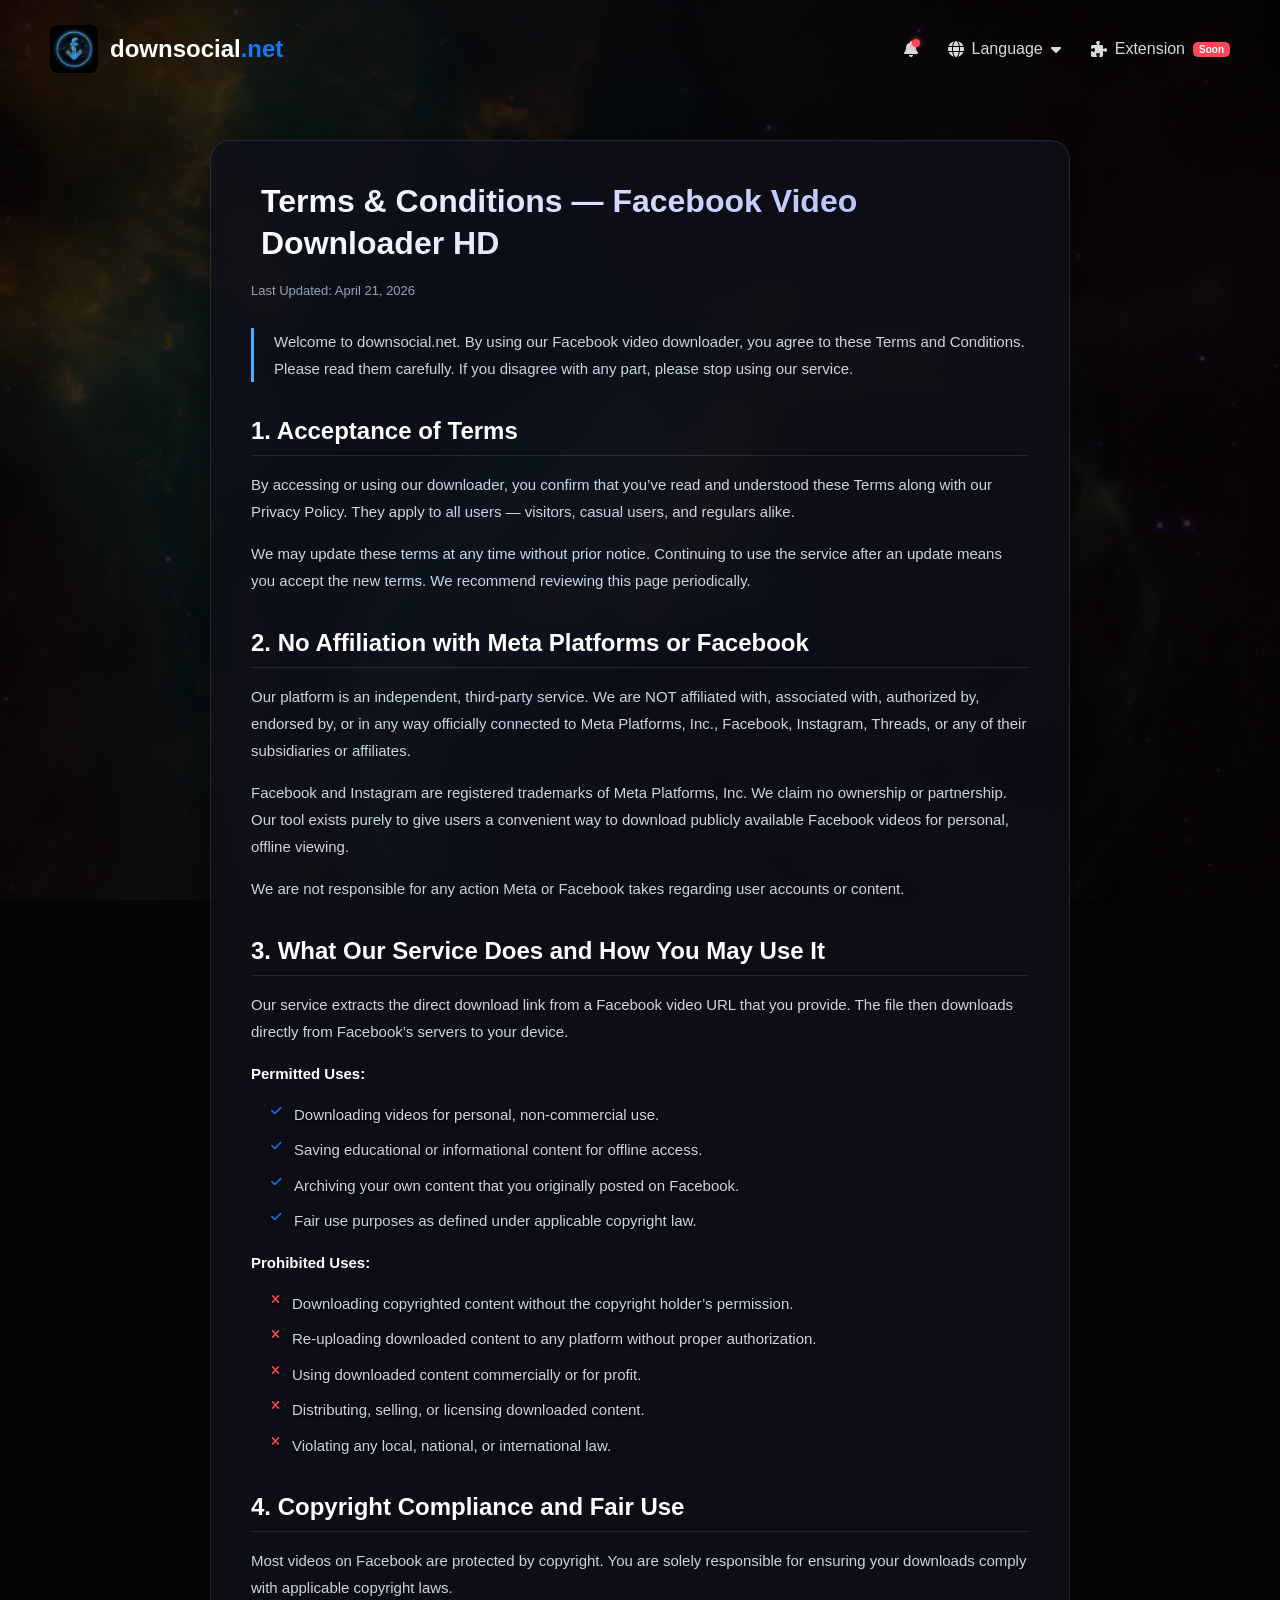
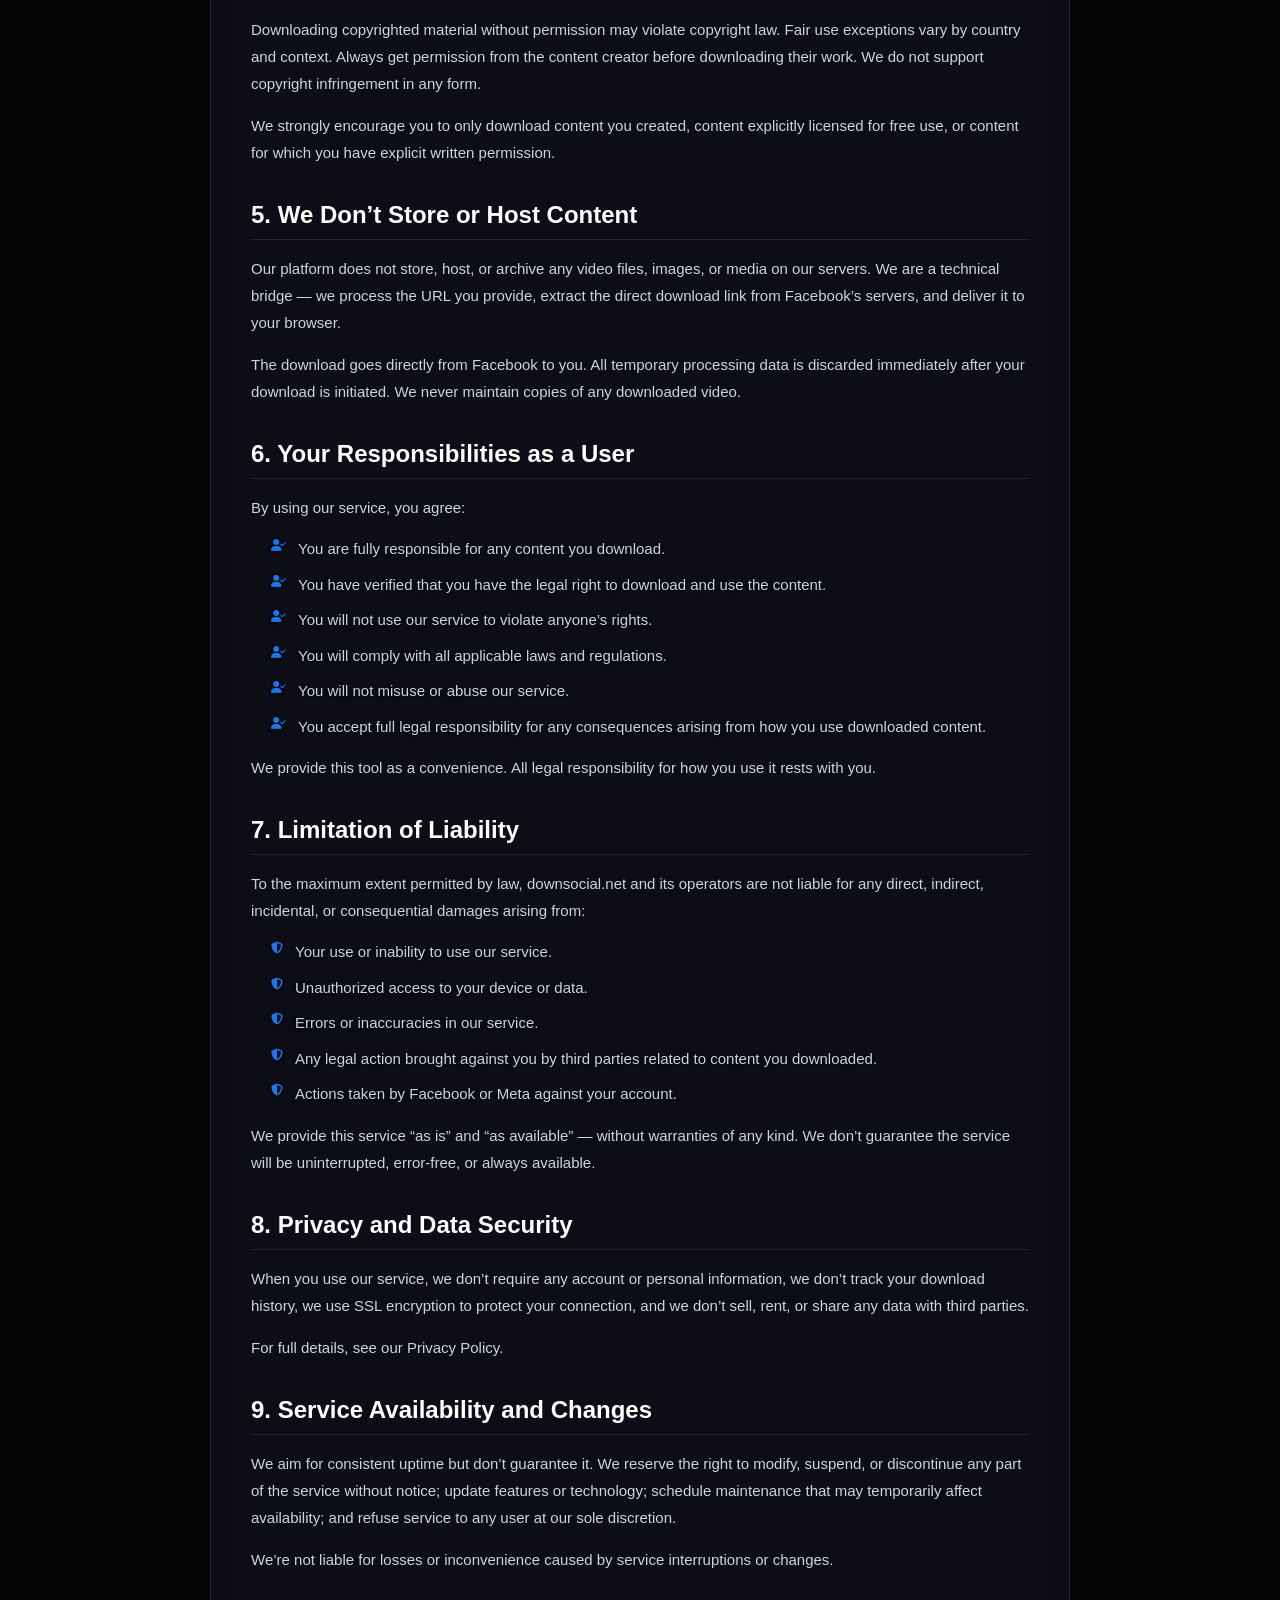
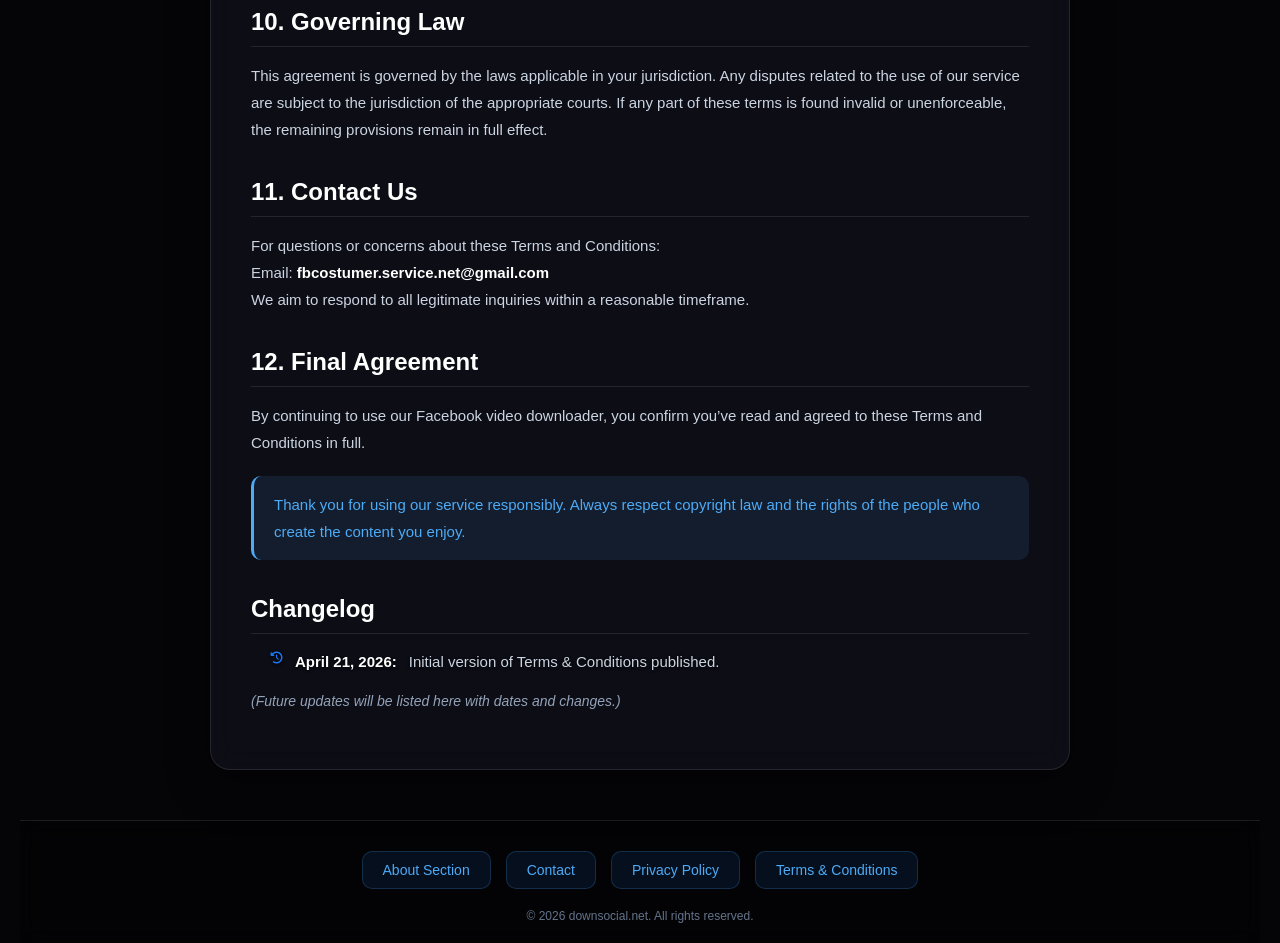
<file: downsocial/frontend/terms.html>
<!DOCTYPE html>
<html lang="en">
<head>
    <meta charset="UTF-8">
    <meta name="viewport" content="width=device-width, initial-scale=1.0">
    <title>Terms & Conditions - Facebook Video Downloader HD | Usage Policy</title>
    <meta name="description" content="Read our terms and conditions for using the Facebook video downloader. Understand user responsibilities, copyright compliance, and legal disclaimer for downloading videos.">
    <meta name="keywords" content="facebook video downloader terms, usage policy, legal disclaimer, download terms, copyright compliance, video downloader policy">
    
    <link rel="preconnect" href="https://cdnjs.cloudflare.com" crossorigin>
    <link rel="preload" as="image" href="space-bg.webp">
    
    <link rel="icon" type="image/webp" href="icon.webp">
    <link rel="stylesheet" href="https://cdnjs.cloudflare.com/ajax/libs/font-awesome/6.5.2/css/all.min.css">
    <link rel="stylesheet" href="style.css">
</head>
<body>

<nav class="top-nav desktop-nav">
    <a href="https://downsocial.net" class="nav-brand"><img src="icon.webp" alt="Facebook Video Downloader Logo" width="48" height="48" fetchpriority="high"><span>downsocial<span class="domain-ext">.net</span></span></a>
    
    <ul class="nav-links">
        <li class="dropdown notification-wrapper">
            <a href="#" id="desktopNotifToggle" class="bell-icon">
                <i class="fas fa-bell"></i>
                <span class="notif-dot"></span> 
            </a>
            
            <div class="notification-panel" id="desktopNotifPanel">
                <div class="notif-header">
                    <h4>Notifications</h4>
                    <span class="badge">1 New</span>
                </div>
                <div class="notif-body">
                    <div class="notif-item expandable-notif">
                        <div class="notif-title-row">
                            <div class="notif-icon"><i class="fas fa-puzzle-piece"></i></div>
                            <div class="notif-info">
                                <h5>Browser Extension Coming Soon! 🚀</h5>
                                <p class="notif-time">Just now</p>
                            </div>
                            <i class="fas fa-chevron-down notif-chevron"></i>
                        </div>
                        <div class="notif-content">
                            <p>We are thrilled to announce that our official <strong>downsocial.net Browser Extension</strong> is currently in development!</p>
                            <p><strong>Why do you need it?</strong><br>
                                ✔ Download videos directly from Facebook, Instagram, and Threads without copying and pasting links.<br>
                                ✔ A dedicated download button will appear below every video on your feed.<br>
                                ✔ 1-Click HD downloads right from your browser.</p>
                            <p>Stay tuned! It will be available for Chrome, Edge, and Firefox very soon.</p>
                        </div>
                    </div>
                </div>
            </div>
        </li>

        <li class="dropdown">
            <a href="#" id="desktopLangToggle"><i class="fas fa-globe"></i> <span data-key="langBtn">Language</span> <i class="fas fa-caret-down"></i></a>
            <ul class="dropdown-menu" id="desktopLangMenu">
                <li><a href="#" onclick="changeLanguage('en')">English</a></li>
                <li><a href="#" onclick="changeLanguage('es')">Español (Spanish)</a></li>
                <li><a href="#" onclick="changeLanguage('fr')">Français (French)</a></li>
                <li><a href="#" onclick="changeLanguage('hi')">हिन्दी (Hindi)</a></li>
                <li><a href="#" onclick="changeLanguage('ar')">العربية (Arabic)</a></li>
                <li><a href="#" onclick="changeLanguage('pt')">Português (Portuguese)</a></li>
                <li><a href="#" onclick="changeLanguage('bn')">বাংলা (Bengali)</a></li>
                <li><a href="#" onclick="changeLanguage('ru')">Русский (Russian)</a></li>
                <li><a href="#" onclick="changeLanguage('id')">Bahasa Indonesia</a></li>
                <li><a href="#" onclick="changeLanguage('zh')">中文 (Chinese)</a></li>
            </ul>
        </li>
        <li><a href="#"><i class="fas fa-puzzle-piece"></i> <span data-key="extBtn">Extension</span> <span class="soon-badge" data-key="soonBadge">Soon</span></a></li>
    </ul>
</nav>

<div class="mobile-top-bar mobile-nav">
    <div class="menu-icon" id="menuIcon"><i class="fas fa-bars"></i></div>
    <a href="https://downsocial.net" class="nav-brand"><img src="icon.webp" alt="Facebook Downloader Logo" width="40" height="40" fetchpriority="high"><span>downsocial<span class="domain-ext">.net</span></span></a>
    
    <div class="mobile-bell notification-wrapper">
        <a href="#" id="mobileNotifToggle" class="bell-icon">
            <i class="fas fa-bell"></i>
            <span class="notif-dot"></span>
        </a>
        
        <div class="notification-panel" id="mobileNotifPanel">
            <div class="notif-header">
                <h4>Notifications</h4>
                <span class="badge">1 New</span>
            </div>
            <div class="notif-body">
                <div class="notif-item expandable-notif">
                    <div class="notif-title-row">
                        <div class="notif-icon"><i class="fas fa-puzzle-piece"></i></div>
                        <div class="notif-info">
                            <h5>Browser Extension Coming Soon! 🚀</h5>
                            <p class="notif-time">Just now</p>
                        </div>
                        <i class="fas fa-chevron-down notif-chevron"></i>
                    </div>
                    <div class="notif-content">
                        <p>We are thrilled to announce that our official <strong>downsocial.net Browser Extension</strong> is currently in development!</p>
                        <p><strong>Why do you need it?</strong><br>
                            ✔ Download videos directly without copying links.<br>
                            ✔ A download button will appear below every video.<br>
                            ✔ 1-Click HD downloads right from your browser.</p>
                        <p>Stay tuned! Coming to Chrome, Edge, and Firefox.</p>
                    </div>
                </div>
            </div>
        </div>
    </div>
</div>

<div class="sidebar" id="sidebar">
    <div class="close-btn" id="closeBtn"><i class="fas fa-times"></i></div>
    <ul class="menu-links" style="margin-top: 60px;">
        <li><a href="index.html"><i class="fas fa-home"></i> <span data-key="homeBtn">Home</span></a></li>
        <li class="dropdown">
            <a href="#" id="mobileLangToggle"><i class="fas fa-globe"></i> <span data-key="langBtn">Language</span> <i class="fas fa-caret-down" style="margin-left:auto;"></i></a>
            <ul class="dropdown-menu-mobile" id="mobileLangMenu">
                <li><a href="#" onclick="changeLanguage('en')">English</a></li>
                <li><a href="#" onclick="changeLanguage('es')">Español (Spanish)</a></li>
                <li><a href="#" onclick="changeLanguage('fr')">Français (French)</a></li>
                <li><a href="#" onclick="changeLanguage('hi')">हिन्दी (Hindi)</a></li>
                <li><a href="#" onclick="changeLanguage('ar')">العربية (Arabic)</a></li>
                <li><a href="#" onclick="changeLanguage('pt')">Português (Portuguese)</a></li>
                <li><a href="#" onclick="changeLanguage('bn')">বাংলা (Bengali)</a></li>
                <li><a href="#" onclick="changeLanguage('ru')">Русский (Russian)</a></li>
                <li><a href="#" onclick="changeLanguage('id')">Bahasa Indonesia</a></li>
                <li><a href="#" onclick="changeLanguage('zh')">中文 (Chinese)</a></li>
            </ul>
        </li>
        <li><a href="#"><i class="fas fa-puzzle-piece"></i> <span data-key="extBtn">Extension</span> <span class="soon-badge" data-key="soonBadge" style="margin-left: 10px;">Soon</span></a></li>
    </ul>
</div>

<div class="page-content-wrapper">
    <div class="article-container">
        <h1>Terms & Conditions — Facebook Video Downloader HD</h1>
        <p style="font-size: 13px; color: #94a3b8; margin-bottom: 25px;">Last Updated: April 21, 2026</p>
        
        <p class="article-intro">Welcome to downsocial.net. By using our Facebook video downloader, you agree to these Terms and Conditions. Please read them carefully. If you disagree with any part, please stop using our service.</p>

        <h2>1. Acceptance of Terms</h2>
        <p>By accessing or using our downloader, you confirm that you’ve read and understood these Terms along with our Privacy Policy. They apply to all users — visitors, casual users, and regulars alike.</p>
        <p>We may update these terms at any time without prior notice. Continuing to use the service after an update means you accept the new terms. We recommend reviewing this page periodically.</p>

        <h2>2. No Affiliation with Meta Platforms or Facebook</h2>
        <p>Our platform is an independent, third-party service. We are NOT affiliated with, associated with, authorized by, endorsed by, or in any way officially connected to Meta Platforms, Inc., Facebook, Instagram, Threads, or any of their subsidiaries or affiliates.</p>
        <p>Facebook and Instagram are registered trademarks of Meta Platforms, Inc. We claim no ownership or partnership. Our tool exists purely to give users a convenient way to download publicly available Facebook videos for personal, offline viewing.</p>
        <p>We are not responsible for any action Meta or Facebook takes regarding user accounts or content.</p>

        <h2>3. What Our Service Does and How You May Use It</h2>
        <p>Our service extracts the direct download link from a Facebook video URL that you provide. The file then downloads directly from Facebook’s servers to your device.</p>
        
        <p><strong>Permitted Uses:</strong></p>
        <ul class="seo-list">
            <li><i class="fas fa-check"></i> Downloading videos for personal, non-commercial use.</li>
            <li><i class="fas fa-check"></i> Saving educational or informational content for offline access.</li>
            <li><i class="fas fa-check"></i> Archiving your own content that you originally posted on Facebook.</li>
            <li><i class="fas fa-check"></i> Fair use purposes as defined under applicable copyright law.</li>
        </ul>

        <p><strong>Prohibited Uses:</strong></p>
        <ul class="seo-list">
            <li><i class="fas fa-times" style="color: #ff4757;"></i> Downloading copyrighted content without the copyright holder’s permission.</li>
            <li><i class="fas fa-times" style="color: #ff4757;"></i> Re-uploading downloaded content to any platform without proper authorization.</li>
            <li><i class="fas fa-times" style="color: #ff4757;"></i> Using downloaded content commercially or for profit.</li>
            <li><i class="fas fa-times" style="color: #ff4757;"></i> Distributing, selling, or licensing downloaded content.</li>
            <li><i class="fas fa-times" style="color: #ff4757;"></i> Violating any local, national, or international law.</li>
        </ul>

        <h2>4. Copyright Compliance and Fair Use</h2>
        <p>Most videos on Facebook are protected by copyright. You are solely responsible for ensuring your downloads comply with applicable copyright laws.</p>
        <p>Downloading copyrighted material without permission may violate copyright law. Fair use exceptions vary by country and context. Always get permission from the content creator before downloading their work. We do not support copyright infringement in any form.</p>
        <p>We strongly encourage you to only download content you created, content explicitly licensed for free use, or content for which you have explicit written permission.</p>

        <h2>5. We Don’t Store or Host Content</h2>
        <p>Our platform does not store, host, or archive any video files, images, or media on our servers. We are a technical bridge — we process the URL you provide, extract the direct download link from Facebook’s servers, and deliver it to your browser.</p>
        <p>The download goes directly from Facebook to you. All temporary processing data is discarded immediately after your download is initiated. We never maintain copies of any downloaded video.</p>

        <h2>6. Your Responsibilities as a User</h2>
        <p>By using our service, you agree:</p>
        <ul class="seo-list">
            <li><i class="fas fa-user-check"></i> You are fully responsible for any content you download.</li>
            <li><i class="fas fa-user-check"></i> You have verified that you have the legal right to download and use the content.</li>
            <li><i class="fas fa-user-check"></i> You will not use our service to violate anyone’s rights.</li>
            <li><i class="fas fa-user-check"></i> You will comply with all applicable laws and regulations.</li>
            <li><i class="fas fa-user-check"></i> You will not misuse or abuse our service.</li>
            <li><i class="fas fa-user-check"></i> You accept full legal responsibility for any consequences arising from how you use downloaded content.</li>
        </ul>
        <p>We provide this tool as a convenience. All legal responsibility for how you use it rests with you.</p>

        <h2>7. Limitation of Liability</h2>
        <p>To the maximum extent permitted by law, downsocial.net and its operators are not liable for any direct, indirect, incidental, or consequential damages arising from:</p>
        <ul class="seo-list">
            <li><i class="fas fa-shield-alt"></i> Your use or inability to use our service.</li>
            <li><i class="fas fa-shield-alt"></i> Unauthorized access to your device or data.</li>
            <li><i class="fas fa-shield-alt"></i> Errors or inaccuracies in our service.</li>
            <li><i class="fas fa-shield-alt"></i> Any legal action brought against you by third parties related to content you downloaded.</li>
            <li><i class="fas fa-shield-alt"></i> Actions taken by Facebook or Meta against your account.</li>
        </ul>
        <p>We provide this service “as is” and “as available” — without warranties of any kind. We don’t guarantee the service will be uninterrupted, error-free, or always available.</p>

        <h2>8. Privacy and Data Security</h2>
        <p>When you use our service, we don’t require any account or personal information, we don’t track your download history, we use SSL encryption to protect your connection, and we don’t sell, rent, or share any data with third parties.</p>
        <p>For full details, see our Privacy Policy.</p>

        <h2>9. Service Availability and Changes</h2>
        <p>We aim for consistent uptime but don’t guarantee it. We reserve the right to modify, suspend, or discontinue any part of the service without notice; update features or technology; schedule maintenance that may temporarily affect availability; and refuse service to any user at our sole discretion.</p>
        <p>We’re not liable for losses or inconvenience caused by service interruptions or changes.</p>

        <h2>10. Governing Law</h2>
        <p>This agreement is governed by the laws applicable in your jurisdiction. Any disputes related to the use of our service are subject to the jurisdiction of the appropriate courts. If any part of these terms is found invalid or unenforceable, the remaining provisions remain in full effect.</p>

        <h2>11. Contact Us</h2>
        <p>For questions or concerns about these Terms and Conditions:<br>
        Email: <strong>fbcostumer.service.net@gmail.com</strong><br>
        We aim to respond to all legitimate inquiries within a reasonable timeframe.</p>

        <h2>12. Final Agreement</h2>
        <p>By continuing to use our Facebook video downloader, you confirm you’ve read and agreed to these Terms and Conditions in full.</p>
        <p class="highlight-text" style="color: #4dabf7;">Thank you for using our service responsibly. Always respect copyright law and the rights of the people who create the content you enjoy.</p>

        <h2>Changelog</h2>
        <ul class="seo-list">
            <li><i class="fas fa-history"></i> <strong>April 21, 2026:</strong> Initial version of Terms & Conditions published.</li>
        </ul>
        <p style="font-size: 14px; color: #94a3b8; font-style: italic;">(Future updates will be listed here with dates and changes.)</p>
    </div>
</div>

<footer class="main-footer">
    <div class="footer-links">
        <a href="about.html" class="footer-btn" data-key="footerAbout">About Section</a>
        <a href="mailto:fbcostumer.service.net@gmail.com" class="footer-btn" data-key="footerContact">Contact</a>
        <a href="privacy.html" class="footer-btn" data-key="footerPrivacy">Privacy Policy</a>
        <a href="terms.html" class="footer-btn" data-key="footerTerms">Terms & Conditions</a>
    </div>
    <div class="footer-copyright" data-key="copyright">
        &copy; 2026 downsocial.net. All rights reserved.
    </div>
</footer>

<script src="script.js" defer></script>
</body>
</html>
</file>
<file: downsocial/frontend/style.css>
html { overflow-y: scroll; }
* { margin: 0; padding: 0; box-sizing: border-box; font-family: 'Segoe UI', sans-serif; }

body {
    background-color: #050508; 
    background-image: linear-gradient(rgba(0, 0, 0, 0.8), rgba(0, 0, 0, 0.8)), url('space-bg.webp'); 
    background-size: cover; background-attachment: fixed; color: white; min-height: 100vh;
    display: flex; flex-direction: column; justify-content: flex-start; align-items: center; 
    padding: 20px 20px 0 20px; 
    overflow-x: hidden;
}

/* Navbar */
.nav-brand { display: flex; align-items: center; gap: 12px; text-decoration: none; color: white; font-size: 24px; font-weight: bold; }
.nav-brand img { width: 48px; height: 48px; border-radius: 8px; object-fit: cover; }
.domain-ext { color: #1877F2; font-weight: 600; }
.soon-badge { font-size: 10px; background: #ff4757; color: white; padding: 2px 6px; border-radius: 5px; font-weight: bold; }

/* Desktop Nav */
.desktop-nav { position: absolute; top: 0; left: 0; width: 100%; padding: 25px 50px; display: flex; justify-content: space-between; align-items: center; z-index: 1000; pointer-events: none; }
.desktop-nav .nav-brand, .desktop-nav .nav-links { pointer-events: auto; }
.nav-links { display: flex; align-items: center; gap: 30px; list-style: none; }
.nav-links li a { color: rgba(255,255,255,0.85); text-decoration: none; font-size: 16px; font-weight: 500; display: flex; align-items: center; gap: 8px; transition: 0.3s; }
.nav-links li a:hover { color: #1877F2; }

/* Dropdown */
.dropdown { position: relative; }
.dropdown-menu { list-style: none; position: absolute; top: 150%; right: 0; background: rgba(15,15,26,0.95); backdrop-filter: blur(10px); border: 1px solid rgba(255,255,255,0.1); border-radius: 12px; min-width: 160px; padding: 10px 0; display: none; flex-direction: column; }
.dropdown-menu.active { display: flex; }
.dropdown-menu li a { padding: 12px 20px; color: rgba(255,255,255,0.7); transition: 0.3s; }
.dropdown-menu li a:hover { background: rgba(24,119,242,0.1); color: white; padding-left: 25px; }

/* Notification Bell */
.notification-wrapper { position: relative; }
.bell-icon { position: relative; font-size: 20px; color: rgba(255,255,255,0.85); text-decoration: none; transition: 0.3s; display: flex; align-items: center; }
.bell-icon:hover { color: #1877F2; }
.notif-dot { position: absolute; top: -2px; right: -2px; width: 8px; height: 8px; background-color: #ff4757; border-radius: 50%; box-shadow: 0 0 5px rgba(255, 71, 87, 0.8); }

.notification-panel { position: absolute; top: 150%; right: -50px; background: rgba(15,15,26,0.98); backdrop-filter: blur(15px); border: 1px solid rgba(255,255,255,0.1); border-radius: 15px; width: 320px; display: none; flex-direction: column; box-shadow: 0 15px 40px rgba(0,0,0,0.8); z-index: 2000; overflow: hidden; cursor: default; }
.notification-panel.active { display: flex; }

.notif-header { display: flex; justify-content: space-between; align-items: center; padding: 15px 20px; background: rgba(24, 119, 242, 0.1); border-bottom: 1px solid rgba(255,255,255,0.05); }
.notif-header h4 { font-size: 16px; color: white; margin: 0; }
.notif-header .badge { font-size: 11px; background: #1877F2; color: white; padding: 3px 8px; border-radius: 10px; font-weight: bold; }

.notif-body { max-height: 350px; overflow-y: auto; }
.notif-body::-webkit-scrollbar { width: 5px; }
.notif-body::-webkit-scrollbar-track { background: rgba(255,255,255,0.02); }
.notif-body::-webkit-scrollbar-thumb { background: #1877F2; border-radius: 5px; }

.notif-item { padding: 15px 20px; border-bottom: 1px solid rgba(255,255,255,0.05); transition: 0.3s; cursor: pointer; }
.notif-item:hover { background: rgba(255,255,255,0.02); }
.notif-item:last-child { border-bottom: none; }

.notif-title-row { display: flex; align-items: flex-start; gap: 15px; }
.notif-icon { width: 35px; height: 35px; border-radius: 50%; background: rgba(24, 119, 242, 0.15); color: #4dabf7; display: flex; justify-content: center; align-items: center; font-size: 16px; flex-shrink: 0; }
.notif-info { flex: 1; }
.notif-info h5 { font-size: 14px; color: white; margin-bottom: 5px; line-height: 1.3; }
.notif-time { font-size: 11px; color: #94a3b8; }
.notif-chevron { color: #4dabf7; font-size: 12px; margin-top: 5px; transition: transform 0.3s; }

.notif-content { max-height: 0; opacity: 0; overflow: hidden; transition: all 0.4s ease; padding-left: 50px; margin-top: 0; }
.notif-content p { font-size: 12px; color: #cbd5e1; line-height: 1.5; margin-bottom: 8px; }
.notif-content p strong { color: white; }

.notif-item.active .notif-content { max-height: 300px; opacity: 1; margin-top: 10px; }
.notif-item.active .notif-chevron { transform: rotate(180deg); }

/* Mobile Nav */
.mobile-top-bar { position: absolute; top: 0; left: 0; width: 100%; padding: 20px 25px; display: flex; justify-content: space-between; align-items: center; z-index: 1000; }
.mobile-top-bar .menu-icon { font-size: 30px; cursor: pointer; color: white; transition: 0.3s; }
.mobile-top-bar .menu-icon:hover { color: #1877F2; }
.mobile-top-bar .nav-brand img { width: 40px; height: 40px; }
.mobile-top-bar { align-items: center; }
.mobile-bell { position: relative; } 
.mobile-bell .notification-panel { right: -10px; width: 300px; }

.sidebar { position: fixed; top: 0; left: -310px; width: 300px; height: 100vh; background: rgba(10,10,15,0.98); border-right: 1px solid rgba(255,255,255,0.1); transition: 0.4s; z-index: 1001; padding-top: 20px; }
.sidebar.active { left: 0; }
.close-btn { position: absolute; top: 25px; right: 25px; font-size: 30px; cursor: pointer; color: white; }
.menu-links { list-style: none; padding: 0; }
.menu-links > li { border-bottom: 1px solid rgba(255,255,255,0.05); }
.menu-links li a { color: rgba(255,255,255,0.9); text-decoration: none; font-size: 18px; display: flex; align-items: center; gap: 15px; padding: 18px 30px; font-weight: 500; }
.dropdown-menu-mobile { list-style: none; background: rgba(0,0,0,0.3); display: none; }
.dropdown-menu-mobile.active { display: block; }
.dropdown-menu-mobile li a { font-size: 16px; padding: 12px 30px 12px 70px; }


/* ========================================= */
/* 🌟 MAIN WRAPPER (TOP COMPACT 800px) 🌟 */
/* ========================================= */
.main-wrapper { text-align: center; max-width: 800px; width: 100%; margin-top: 100px; z-index: 10; position: relative; }

h1 { font-size: 36px; margin-bottom: 5px; background: linear-gradient(to right, #fff, #a5b4fc); -webkit-background-clip: text; background-clip: text; -webkit-text-fill-color: transparent; font-weight: 800; line-height: 1.2; padding: 0 10px; }
.tagline { color: #cbd5e1; margin-bottom: 15px; font-size: 15px; padding: 0 10px; }

.platform-buttons { display: flex; justify-content: center; gap: 15px; margin-bottom: 20px; }
.platform-btn { width: 45px; height: 45px; border-radius: 50%; display: flex; justify-content: center; align-items: center; font-size: 22px; cursor: pointer; transition: 0.5s; box-shadow: 0 5px 15px rgba(0,0,0,0.3); }
.platform-btn:hover { transform: translateY(-8px) scale(1.1) rotate(360deg); }
.threads { background: black; color: white; border: 1px solid rgba(255,255,255,0.2); }
.facebook { background: #1877F2; color: white; }
.instagram { background: radial-gradient(circle at 30% 107%, #fdf497 0%, #fdf497 5%, #fd5949 45%, #d6249f 60%, #285AEB 90%); color: white; }

.input-group { display: flex; gap: 12px; margin-bottom: 20px; }
.url-input { flex: 1; padding: 14px 20px; border-radius: 10px; border: 1px solid rgba(255,255,255,0.15); background: rgba(0,0,0,0.6); color: white; font-size: 15px; outline: none; transition: 0.3s; }
.url-input:focus { border-color: #1877F2; box-shadow: 0 0 15px rgba(24,119,242,0.3); }
.download-btn { padding: 14px 30px; border-radius: 10px; border: none; background: #1877F2; color: white; font-size: 15px; font-weight: bold; cursor: pointer; transition: 0.3s; }
.download-btn:hover { background: #166fe5; }

/* Result Card */
.result-card { background: rgba(15,15,26,0.8); border: 1px solid rgba(255,255,255,0.1); border-radius: 15px; padding: 20px; margin-top: 20px; }
.result-info { display: flex; gap: 20px; align-items: center; margin-bottom: 20px; text-align: left; }
.preview-container { flex: 1; max-width: 300px; background: #000; border-radius: 10px; overflow: hidden; }
.preview-container video, .preview-container img { width: 100%; max-height: 200px; object-fit: contain; }
.details-container { flex: 1.5; }
.details-container h3 { color: #fff; font-size: 20px; }
.result-buttons { display: flex; gap: 12px; justify-content: center; flex-wrap: wrap; border-top: 1px solid rgba(255,255,255,0.1); padding-top: 20px; }
.action-btn { padding: 10px 20px; border-radius: 8px; text-decoration: none; font-size: 14px; font-weight: bold; display: flex; align-items: center; gap: 8px; transition: 0.3s; }
.video-btn { background: #1877F2; color: white; }
.video-btn:hover { background: #166fe5; box-shadow: 0 5px 15px rgba(24,119,242,0.4); }
.video-btn-outline { background: rgba(24, 119, 242, 0.1); color: #4dabf7; border: 1px solid #1877F2; }
.video-btn-outline:hover { background: #1877F2; color: white; }
.audio-btn { background: #10b981; color: white; }
.audio-btn:hover { background: #059669; box-shadow: 0 5px 15px rgba(16,185,129,0.4); }
.audio-btn-outline { background: rgba(16, 185, 129, 0.1); color: #34d399; border: 1px solid #10b981; }
.audio-btn-outline:hover { background: #10b981; color: white; }
.status-result { display: none; margin-top: 15px; font-size: 16px; font-weight: bold; }


/* ========================================= */
/* 🌟 FEATURES CONTAINER & BOXES 🌟 */
/* ========================================= */

/* Yahan align-items ko stretch kiya hai taake sab boxes barabar height lein */
.features-container { display: flex; justify-content: space-between; align-items: stretch; gap: 20px; text-align: left; transition: all 0.5s cubic-bezier(0.25, 0.8, 0.25, 1); }

/* Yahan flex-direction column aur min-height use kiya hai */
.feature-box { 
    flex: 1; 
    display: flex; 
    flex-direction: column; 
    background: rgba(0,0,0,0.4); 
    padding: 20px; 
    border-radius: 12px; 
    border: 1px solid rgba(255,255,255,0.08); 
    transition: all 0.5s cubic-bezier(0.25, 0.8, 0.25, 1); 
    overflow: hidden; 
}

.features-container.has-active-box { gap: 0; }
.features-container.has-active-box .feature-box:not(.active) { flex: 0; max-width: 0; padding: 0; margin: 0; border-width: 0; opacity: 0; white-space: nowrap; }
.features-container.has-active-box .feature-box.active { flex: 1; max-width: 100%; background: rgba(15, 15, 26, 0.98); border-color: rgba(24, 119, 242, 0.5); box-shadow: 0 10px 40px rgba(0,0,0,0.8); cursor: default; }

.feature-box i { font-size: 24px; color: #1877F2; margin-bottom: 12px; display: inline-block; }
.feature-box h3 { font-size: 17px; margin-bottom: 8px; color: white; }
.feature-box p { font-size: 13px; color: #cbd5e1; line-height: 1.5; }

.expandable-box { cursor: pointer; }

/* Margin-top auto use kiya hai taake button hamesha box k bottom pr rahe */
.more-details-btn { margin-top: auto; padding-top: 10px; border-top: 1px solid rgba(255,255,255,0.05); color: #4dabf7; font-size: 13px; font-weight: bold; display: flex; justify-content: center; align-items: center; gap: 8px; transition: color 0.3s; }
.more-details-btn:hover { color: #1877F2; }

.blog-content { max-height: 0; opacity: 0; overflow: hidden; margin-top: 0; transition: all 0.5s cubic-bezier(0.25, 0.8, 0.25, 1); }
.feature-box.active .blog-content { max-height: 350px; opacity: 1; margin-top: 20px; overflow-y: auto; padding-right: 15px; }

.blog-content::-webkit-scrollbar { width: 6px; }
.blog-content::-webkit-scrollbar-track { background: rgba(255,255,255,0.05); border-radius: 10px; }
.blog-content::-webkit-scrollbar-thumb { background: #1877F2; border-radius: 10px; }
.blog-content::-webkit-scrollbar-thumb:hover { background: #4dabf7; }

.blog-content h4 { color: #fff; font-size: 17px; margin-bottom: 12px; line-height: 1.4; display: flex; align-items: center; gap: 8px;}
.blog-content h5 { color: #1877F2; font-size: 14px; margin-top: 20px; margin-bottom: 8px; display: flex; align-items: center; gap: 8px; }
.blog-content h5 i { font-size: 15px; margin-bottom: 0; color: #4dabf7; }
.blog-content p { color: #cbd5e1; font-size: 13px; margin-bottom: 12px; }
.blog-list { list-style: none; padding: 0; margin-bottom: 15px; }
.blog-list li { color: #cbd5e1; font-size: 13px; margin-bottom: 8px; display: flex; align-items: center; gap: 8px; }
.blog-list li i { color: #4ade80; font-size: 14px; margin: 0; }

/* ========================================= */
/* 🌟 BOTTOM WRAPPER (1200px SPREAD) 🌟 */
/* ========================================= */
.bottom-wrapper { display: flex; gap: 30px; width: 100%; max-width: 1200px; margin-top: 40px; margin-bottom: 20px; text-align: left; z-index: 10; position: relative; }

.faq-section, .how-to-section { flex: 1; background: rgba(15, 15, 26, 0.6); border: 1px solid rgba(255, 255, 255, 0.05); border-radius: 20px; padding: 30px; backdrop-filter: blur(10px); }

.section-title { font-size: 22px; color: #fff; margin-bottom: 25px; border-left: 4px solid #1877F2; padding-left: 15px; }

/* HOW TO USE CONTENT STYLING */
.how-to-content h3 { font-size: 16px; color: #fff; margin-top: 20px; margin-bottom: 8px; }
.how-to-content h3:first-child { margin-top: 0; }
.how-to-content p { font-size: 14px; color: #cbd5e1; margin-bottom: 10px; line-height: 1.6; }

.how-to-list { list-style: none; padding-left: 0; margin-bottom: 12px; }
.how-to-list li { font-size: 13px; color: #cbd5e1; margin-bottom: 6px; display: flex; align-items: center; gap: 8px; }
.how-to-list li i { color: #4ade80; font-size: 12px; }

.pro-tip { font-size: 13px !important; color: #4dabf7 !important; font-weight: bold; background: rgba(24, 119, 242, 0.1); padding: 8px 12px; border-radius: 6px; margin-top: 5px; margin-bottom: 20px !important; border-left: 3px solid #1877F2;}
.section-divider { border: 0; height: 1px; background: rgba(255, 255, 255, 0.1); margin: 30px 0; }

.how-to-hidden-content { max-height: 0; overflow: hidden; opacity: 0; transition: all 0.5s cubic-bezier(0.25, 0.8, 0.25, 1); }
.how-to-hidden-content.expanded { max-height: 1500px; opacity: 1; margin-top: 15px; }

.read-more-btn { display: flex; justify-content: center; align-items: center; gap: 8px; background: transparent; color: #4dabf7; border: 1px solid rgba(24, 119, 242, 0.5); padding: 12px 20px; border-radius: 8px; cursor: pointer; font-size: 14px; font-weight: bold; margin-top: 20px; width: 100%; transition: all 0.3s ease; }
.read-more-btn:hover { background: rgba(24, 119, 242, 0.1); color: #1877F2; border-color: #1877F2; }
.read-more-btn i { transition: transform 0.3s; }
.read-more-btn.expanded i { transform: rotate(180deg); }

/* Accordion Design */
.accordion { display: flex; flex-direction: column; gap: 12px; }
.accordion-item { border-bottom: 1px solid rgba(255, 255, 255, 0.05); }
.accordion-header { padding: 15px 0; cursor: pointer; display: flex; justify-content: space-between; align-items: center; transition: 0.3s; }
.accordion-header span { font-size: 15px; font-weight: 600; color: rgba(255, 255, 255, 0.9); padding-right: 15px;}
.accordion-header i { font-size: 14px; color: #1877F2; transition: transform 0.3s ease; flex-shrink: 0;}
.accordion-header:hover span { color: #4dabf7; }

.accordion-body { max-height: 0; overflow: hidden; transition: all 0.4s cubic-bezier(0.25, 0.8, 0.25, 1); opacity: 0; }
.accordion-body p { padding-bottom: 15px; font-size: 14px; line-height: 1.6; color: #cbd5e1; }
.accordion-item.active .accordion-body { max-height: 300px; opacity: 1; }
.accordion-item.active .accordion-header i { transform: rotate(45deg); color: #ff4757; }

/* ========================================= */
/* 🌟 TRANSPARENT SEO ARTICLE AREA 🌟 */
/* ========================================= */
.seo-article-wrapper { width: 100%; max-width: 1000px; margin: 20px auto 40px; text-align: left; padding: 0 20px; position: relative; z-index: 10; }
.seo-article-wrapper h2 { font-size: 28px; color: #fff; margin-bottom: 20px; border-bottom: 1px solid rgba(255, 255, 255, 0.1); padding-bottom: 15px; text-shadow: 0 2px 4px rgba(0,0,0,0.8); }
.seo-article-wrapper h3 { font-size: 20px; color: #4dabf7; margin-top: 35px; margin-bottom: 12px; display: flex; align-items: center; gap: 10px; text-shadow: 0 2px 4px rgba(0,0,0,0.8); }
.seo-article-wrapper p { font-size: 15.5px; color: #cbd5e1; line-height: 1.7; margin-bottom: 12px; text-shadow: 0 1px 3px rgba(0,0,0,0.8); }

.seo-list, .seo-list-cross { list-style: none; padding-left: 0; margin-bottom: 15px; margin-top: 10px; }
.seo-list li, .seo-list-cross li { font-size: 15px; color: #cbd5e1; margin-bottom: 8px; display: flex; align-items: center; gap: 10px; text-shadow: 0 1px 3px rgba(0,0,0,0.8); }
.seo-list li i { font-size: 12px; color: #1877F2; } 
.seo-list-cross li i { font-size: 14px; color: #ff4757; }

/* ========================================= */
/* 🌟 FOOTER SECTION 🌟 */
/* ========================================= */
.main-footer { width: 100%; padding: 30px 20px; text-align: center; border-top: 1px solid rgba(255, 255, 255, 0.05); background: rgba(0, 0, 0, 0.3); backdrop-filter: blur(10px); z-index: 10; }
.footer-links { display: flex; justify-content: center; align-items: center; gap: 20px; flex-wrap: wrap; margin-bottom: 15px; }

/* FOOTER TRANSPARENT BUTTONS */
.footer-btn { background: transparent; color: #cbd5e1; border: 1px solid rgba(255, 255, 255, 0.2); padding: 10px 20px; border-radius: 8px; text-decoration: none; font-size: 14px; transition: all 0.3s ease; cursor: pointer; }
.footer-btn:hover { border-color: #1877F2; color: #fff; background: rgba(24, 119, 242, 0.1); }
.footer-copyright { font-size: 12px; color: #64748b; }

/* ========================================= */
/* 🌟 FULLSCREEN OVERLAY MODAL (FOR FOOTER PAGES) 🌟 */
/* ========================================= */
.page-overlay {
    position: fixed;
    top: 0; left: 0; width: 100%; height: 100%;
    background: rgba(0, 0, 0, 0.85);
    backdrop-filter: blur(15px);
    z-index: 9999;
    display: flex;
    justify-content: center;
    align-items: center;
    visibility: hidden;
    opacity: 0;
    transition: visibility 0.4s, opacity 0.4s ease;
}

.page-overlay.active {
    visibility: visible;
    opacity: 1;
}

.overlay-content-wrapper {
    background: #050508;
    width: 95%;
    max-width: 900px;
    height: 85vh; /* Takes most of the screen */
    border-radius: 20px;
    border: 1px solid rgba(255,255,255,0.1);
    position: relative;
    display: flex;
    flex-direction: column;
    overflow: hidden;
    box-shadow: 0 20px 60px rgba(0,0,0,0.9);
    transform: translateY(50px);
    transition: transform 0.4s cubic-bezier(0.25, 0.8, 0.25, 1);
}

.page-overlay.active .overlay-content-wrapper {
    transform: translateY(0);
}

.close-overlay-btn {
    position: absolute;
    top: 15px; right: 15px;
    background: rgba(255,255,255,0.1);
    border: none;
    color: white;
    font-size: 20px;
    cursor: pointer;
    width: 40px; height: 40px;
    border-radius: 50%;
    transition: 0.3s;
    z-index: 10;
    display: flex; justify-content: center; align-items: center;
}

.close-overlay-btn:hover { background: #ff4757; transform: rotate(90deg); }

.overlay-content {
    padding: 40px 30px;
    overflow-y: auto;
    text-align: left;
    flex: 1;
}

/* Custom Scrollbar for Modal */
.overlay-content::-webkit-scrollbar { width: 8px; }
.overlay-content::-webkit-scrollbar-track { background: rgba(255,255,255,0.05); }
.overlay-content::-webkit-scrollbar-thumb { background: #1877F2; border-radius: 10px; }

/* Typography inside the Modal (Reusing SEO styles) */
.overlay-content h2 { font-size: 26px; color: #fff; margin-bottom: 20px; border-bottom: 1px solid rgba(255, 255, 255, 0.1); padding-bottom: 15px; }
.overlay-content h3 { font-size: 20px; color: #4dabf7; margin-top: 30px; margin-bottom: 12px; display: flex; align-items: center; gap: 10px; }
.overlay-content p { font-size: 15px; color: #cbd5e1; line-height: 1.7; margin-bottom: 12px; }

/* ========================================= */
/* 🌟 ARTICLE PAGES STYLES 🌟 */
/* ========================================= */
.page-content-wrapper { 
    max-width: 900px; 
    width: 100%; 
    margin: 120px auto 50px; 
    padding: 0 20px; 
    position: relative; 
    z-index: 10; 
}

.article-container {
    background: rgba(15, 15, 26, 0.8);
    backdrop-filter: blur(15px);
    border: 1px solid rgba(255, 255, 255, 0.1);
    border-radius: 20px;
    padding: 40px;
    box-shadow: 0 10px 40px rgba(0, 0, 0, 0.5);
}

.article-container h1 {
    font-size: 32px;
    margin-bottom: 15px;
    background: linear-gradient(to right, #fff, #a5b4fc);
    -webkit-background-clip: text;
    background-clip: text;
    -webkit-text-fill-color: transparent;
    font-weight: 800;
    line-height: 1.3;
}

.article-intro {
    font-size: 16px;
    color: #cbd5e1;
    line-height: 1.8;
    margin-bottom: 25px;
    padding-left: 20px;
    border-left: 3px solid #4dabf7;
}

.article-container h2 {
    font-size: 24px;
    color: #fff;
    margin-top: 35px;
    margin-bottom: 15px;
    padding-bottom: 10px;
    border-bottom: 1px solid rgba(255, 255, 255, 0.1);
}

.article-container h3 {
    font-size: 19px;
    color: #4dabf7;
    margin-top: 25px;
    margin-bottom: 12px;
}

.article-container p {
    font-size: 15px;
    color: #cbd5e1;
    line-height: 1.8;
    margin-bottom: 15px;
}

.article-container ul.seo-list {
    margin: 15px 0;
    padding-left: 20px;
    list-style: none;
}

.article-container ul.seo-list li {
    font-size: 15px;
    color: #cbd5e1;
    line-height: 1.7;
    margin-bottom: 10px;
    display: flex;
    align-items: flex-start;
    gap: 12px;
}

.article-container ul.seo-list li i {
    margin-top: 3px;
    flex-shrink: 0;
}

.article-container strong {
    color: #fff;
    font-weight: 600;
}

.highlight-text {
    background: rgba(77, 171, 247, 0.1);
    padding: 15px 20px;
    border-radius: 10px;
    border-left: 3px solid #4dabf7;
    margin-top: 20px;
    display: block;
}

/* Footer improvements */
.main-footer {
    margin-top: auto;
    padding: 30px 20px 20px;
    text-align: center;
    border-top: 1px solid rgba(255, 255, 255, 0.1);
    max-width: 100%;
}

.footer-links {
    display: flex;
    justify-content: center;
    gap: 15px;
    flex-wrap: wrap;
    margin-bottom: 20px;
}

.footer-btn {
    padding: 10px 20px;
    background: rgba(24, 119, 242, 0.1);
    color: #4dabf7;
    text-decoration: none;
    border-radius: 10px;
    font-size: 14px;
    font-weight: 500;
    transition: 0.3s;
    border: 1px solid rgba(77, 171, 247, 0.2);
}

.footer-btn:hover {
    background: rgba(24, 119, 242, 0.2);
    transform: translateY(-2px);
    border-color: #4dabf7;
}

@media (min-width: 1025px) { .mobile-nav { display: none !important; } }

/* ========================================= */
/* 🌟 MOBILE & TABLET RESPONSIVE DESIGN 🌟 */
/* ========================================= */
@media (max-width: 1024px) {
    .desktop-nav { display: none !important; }
    .mobile-nav { display: flex !important; }
    .sidebar { display: block !important; }
    .input-group, .result-info { flex-direction: column; text-align: center; } 
    
    .main-wrapper { margin-top: 110px; } 
    
    h1 { font-size: 26px; }
    .tagline { font-size: 13px; }
    .url-input { font-size: 14px; padding: 12px 15px; } 

    .features-container { flex-direction: row; gap: 8px; text-align: center; }
    .feature-box { padding: 12px 8px; border-radius: 8px; }
    .features-container.has-active-box .feature-box.active { text-align: left; padding: 20px; }
    .feature-box i { font-size: 18px; margin-bottom: 8px; }
    .feature-box h3 { font-size: 12px; margin-bottom: 5px; }
    .feature-box p { font-size: 10.5px; line-height: 1.3; }
    .more-details-btn { font-size: 10.5px; margin-top: 10px; padding-top: 8px; }

    .blog-content h4 { font-size: 15px; }
    .blog-content h5 { font-size: 13px; }
    .blog-content p, .blog-list li { font-size: 12px; }
    
    .bottom-wrapper { flex-direction: column-reverse; gap: 20px; margin-top: 25px; margin-bottom: 10px;}
    .faq-section, .how-to-section { padding: 20px; }
    .section-title { font-size: 20px; margin-bottom: 20px; }
    .accordion-header span { font-size: 14px; }
    
    .how-to-content h3 { font-size: 15px; }
    .how-to-content p { font-size: 13px; }
    .how-to-list li { font-size: 12px; }

    .seo-article-wrapper h2 { font-size: 24px; }
    .seo-article-wrapper h3 { font-size: 18px; margin-top: 25px; }
    .seo-article-wrapper p { font-size: 14px; }
    
    .footer-links { gap: 10px; }
    .footer-btn { padding: 8px 15px; font-size: 13px; }
    
    /* Article pages mobile */
    .page-content-wrapper { margin-top: 100px; }
    .article-container { padding: 25px 20px; }
    .article-container h1 { font-size: 24px; }
    .article-container h2 { font-size: 20px; }
    .article-container h3 { font-size: 16px; }
    .article-container p, .article-container ul.seo-list li { font-size: 14px; }
}

/* HORIZONTAL FOOTER ON SMALL SCREENS (NEW UPDATE) */
@media (max-width: 480px) {
    h1 { font-size: 22px; }
    .url-input { font-size: 13px; }
    .article-container h1 { font-size: 20px; }
    
    /* Footer fixes for mobile */
    .main-footer { padding: 20px 15px 15px; }
    .footer-links { 
        flex-direction: row; 
        flex-wrap: wrap; 
        justify-content: center; 
        gap: 10px; 
    }
    .footer-btn { 
        width: auto; 
        max-width: none; 
        padding: 6px 12px; 
        font-size: 12px; 
        border-radius: 6px; 
    }
}
/* ========================================= */
/* 🌟 SUGGESTION BOX (HISTORY) TRANSPARENT 🌟 */
/* ========================================= */
.suggestion-box {
    position: absolute;
    background: rgba(0, 0, 0, 0.4);
    border: 1px solid rgba(255,255,255,0.15);
    border-radius: 10px;
    z-index: 2000;
    display: none;
    flex-direction: column;
    text-align: left;
    box-shadow: 0 10px 30px rgba(0,0,0,0.8);
    backdrop-filter: blur(15px);
    -webkit-backdrop-filter: blur(15px);
    overflow: hidden;
}
.suggestion-box.active { display: flex; }
.suggestion-item {
    padding: 12px 15px; color: rgba(255,255,255,0.9); font-size: 14px;
    cursor: pointer; border-bottom: 1px solid rgba(255,255,255,0.05);
    transition: 0.3s; white-space: nowrap; overflow: hidden;
    text-overflow: ellipsis; display: flex; align-items: center; gap: 10px;
}
.suggestion-item:last-child { border-bottom: none; }
.suggestion-item:hover { background: rgba(24, 119, 242, 0.3); color: white; }
.suggestion-item i { color: #1877F2; flex-shrink: 0; }
</file>
